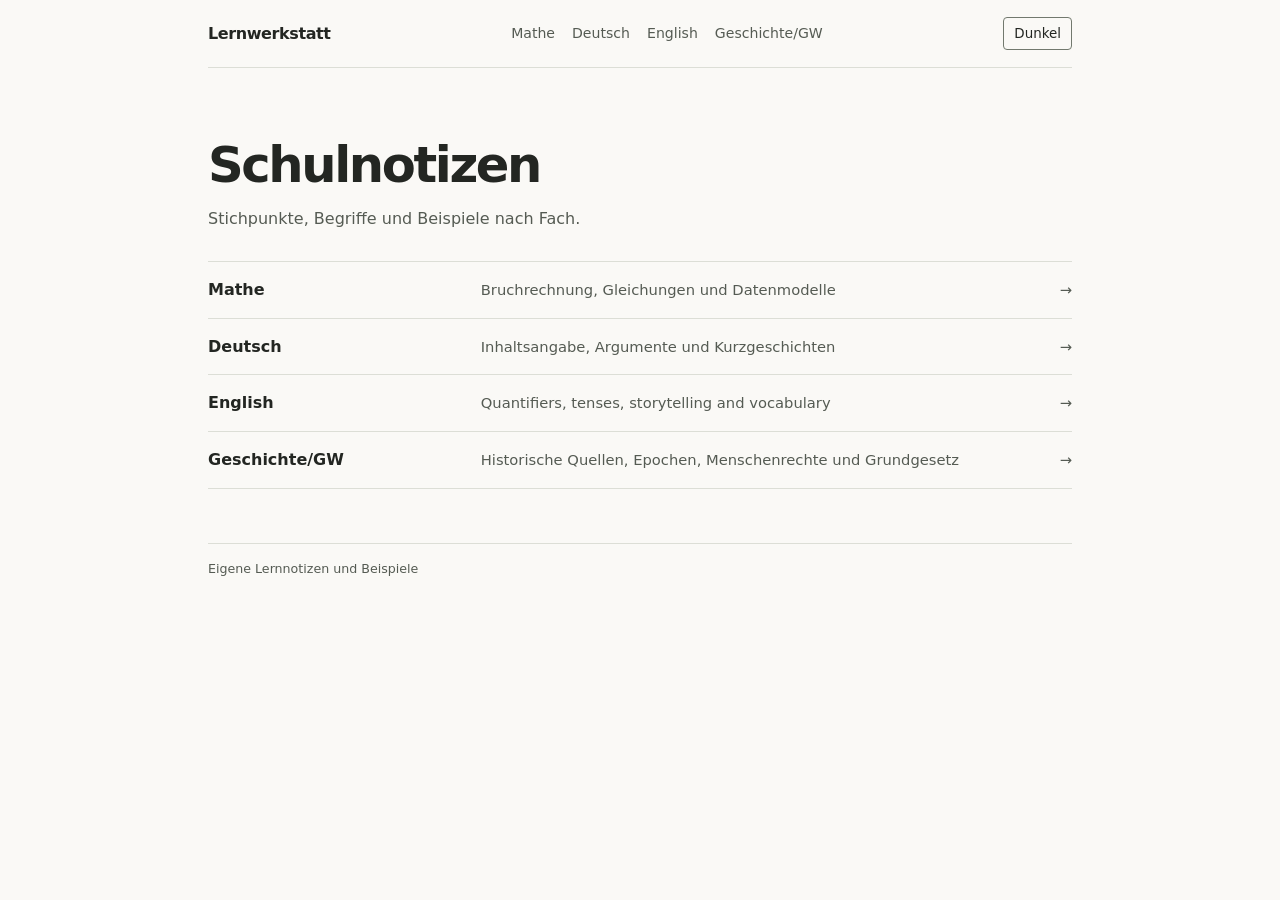
<file: index.html>
<!doctype html>
<html lang="de">
<head>
  <meta charset="utf-8">
  <meta name="viewport" content="width=device-width, initial-scale=1">
  <meta http-equiv="Content-Security-Policy" content="default-src 'none'; script-src 'self'; style-src 'self'; img-src 'self'; base-uri 'none'; form-action 'none'">
  <meta name="referrer" content="no-referrer">
  <meta name="color-scheme" content="light dark">
  <meta name="description" content="Lernwerkstatt: Schulnotizen">
  <title>Schulnotizen · Lernwerkstatt</title>
  <script src="assets/site.js"></script>
  <link rel="stylesheet" href="assets/site.css">
</head>
<body>
  <a class="skip" href="#inhalt">Zum Inhalt</a>
  <div class="site">
    <header class="topbar">
      <a class="brand" href="index.html" aria-current="page">Lernwerkstatt</a>
      <nav aria-label="Fächer">
          <a href="mathe/index.html">Mathe</a>
          <a href="deutsch/index.html">Deutsch</a>
          <a href="english/index.html" lang="en">English</a>
          <a href="geschichte/index.html">Geschichte/GW</a>
      </nav>
      <button class="theme-toggle" type="button" hidden></button>
    </header>
    <main id="inhalt" tabindex="-1">

      <h1>Schulnotizen</h1>
      <p class="lead">Stichpunkte, Begriffe und Beispiele nach Fach.</p>
      <ul class="subject-list">
<li><a class="subject-row" href="mathe/index.html"><strong>Mathe</strong><span class="subject-topic">Bruchrechnung, Gleichungen und Datenmodelle</span><span class="subject-arrow" aria-hidden="true">→</span></a></li>
<li><a class="subject-row" href="deutsch/index.html"><strong>Deutsch</strong><span class="subject-topic">Inhaltsangabe, Argumente und Kurzgeschichten</span><span class="subject-arrow" aria-hidden="true">→</span></a></li>
<li><a class="subject-row" href="english/index.html"><strong>English</strong><span class="subject-topic">Quantifiers, tenses, storytelling and vocabulary</span><span class="subject-arrow" aria-hidden="true">→</span></a></li>
<li><a class="subject-row" href="geschichte/index.html"><strong>Geschichte/GW</strong><span class="subject-topic">Historische Quellen, Epochen, Menschenrechte und Grundgesetz</span><span class="subject-arrow" aria-hidden="true">→</span></a></li>
</ul>
    </main>
    <footer>Eigene Lernnotizen und Beispiele</footer>
  </div>
</body>
</html>
</file>
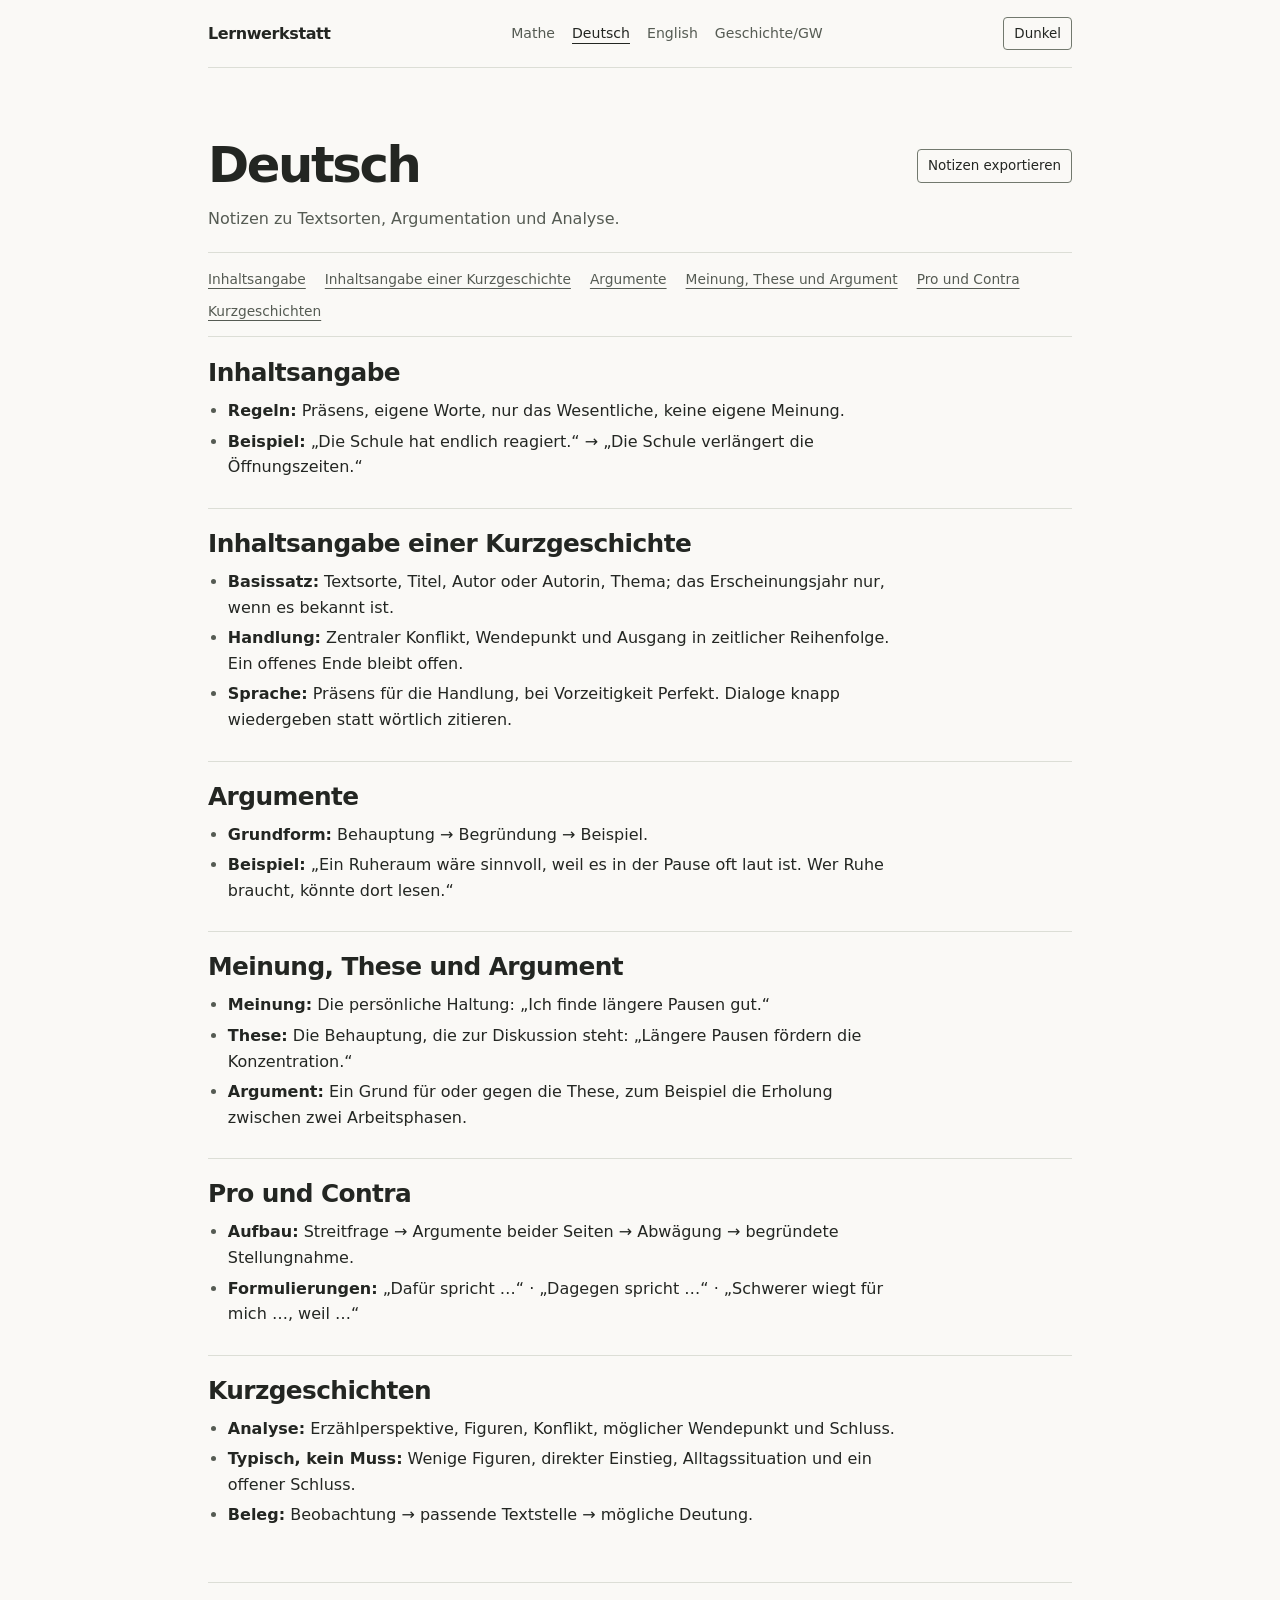
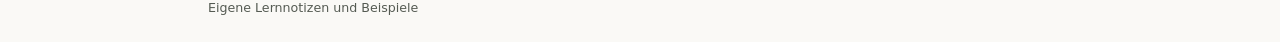
<file: deutsch/index.html>
<!doctype html>
<html lang="de">
<head>
  <meta charset="utf-8">
  <meta name="viewport" content="width=device-width, initial-scale=1">
  <meta http-equiv="Content-Security-Policy" content="default-src 'none'; script-src 'self'; style-src 'self'; img-src 'self'; base-uri 'none'; form-action 'none'">
  <meta name="referrer" content="no-referrer">
  <meta name="color-scheme" content="light dark">
  <meta name="description" content="Lernwerkstatt: Deutsch">
  <title>Deutsch · Lernwerkstatt</title>
  <script src="../assets/site.js"></script>
  <script src="../assets/notes-export.js" defer></script>
  <link rel="stylesheet" href="../assets/site.css">
</head>
<body>
  <a class="skip" href="#inhalt">Zum Inhalt</a>
  <div class="site">
    <header class="topbar">
      <a class="brand" href="../index.html">Lernwerkstatt</a>
      <nav aria-label="Fächer">
          <a href="../mathe/index.html">Mathe</a>
          <a href="../deutsch/index.html" aria-current="true">Deutsch</a>
          <a href="../english/index.html" lang="en">English</a>
          <a href="../geschichte/index.html">Geschichte/GW</a>
      </nav>
      <button class="theme-toggle" type="button" hidden></button>
    </header>
    <main id="inhalt" tabindex="-1">

      <header class="note-head">
        <div class="subject-title">
          <h1>Deutsch</h1>
          <button class="notes-export" type="button" data-notes-export="deutsch-notizen.md" hidden>Notizen exportieren</button>
        </div>
        <p class="lead">Notizen zu Textsorten, Argumentation und Analyse.</p>
      </header>
      <nav class="topic-index" aria-label="Themen"><ul><li><a href="#inhaltsangabe">Inhaltsangabe</a></li>
<li><a href="#kurzgeschichte-zusammenfassen">Inhaltsangabe einer Kurzgeschichte</a></li>
<li><a href="#argumente">Argumente</a></li>
<li><a href="#these-und-meinung">Meinung, These und Argument</a></li>
<li><a href="#pro-und-contra">Pro und Contra</a></li>
<li><a href="#kurzgeschichten">Kurzgeschichten</a></li></ul></nav>
      <section class="topic" id="inhaltsangabe"><h2>Inhaltsangabe</h2>
<ul class="note-list"><li><strong>Regeln:</strong> Präsens, eigene Worte, nur das Wesentliche, keine eigene Meinung.</li>
<li><strong>Beispiel:</strong> „Die Schule hat endlich reagiert.“ → „Die Schule verlängert die Öffnungszeiten.“</li></ul></section><section class="topic" id="kurzgeschichte-zusammenfassen"><h2>Inhaltsangabe einer Kurzgeschichte</h2>
<ul class="note-list"><li><strong>Basissatz:</strong> Textsorte, Titel, Autor oder Autorin, Thema; das Erscheinungsjahr nur, wenn es bekannt ist.</li>
<li><strong>Handlung:</strong> Zentraler Konflikt, Wendepunkt und Ausgang in zeitlicher Reihenfolge. Ein offenes Ende bleibt offen.</li>
<li><strong>Sprache:</strong> Präsens für die Handlung, bei Vorzeitigkeit Perfekt. Dialoge knapp wiedergeben statt wörtlich zitieren.</li></ul></section><section class="topic" id="argumente"><h2>Argumente</h2>
<ul class="note-list"><li><strong>Grundform:</strong> Behauptung → Begründung → Beispiel.</li>
<li><strong>Beispiel:</strong> „Ein Ruheraum wäre sinnvoll, weil es in der Pause oft laut ist. Wer Ruhe braucht, könnte dort lesen.“</li></ul></section><section class="topic" id="these-und-meinung"><h2>Meinung, These und Argument</h2>
<ul class="note-list"><li><strong>Meinung:</strong> Die persönliche Haltung: „Ich finde längere Pausen gut.“</li>
<li><strong>These:</strong> Die Behauptung, die zur Diskussion steht: „Längere Pausen fördern die Konzentration.“</li>
<li><strong>Argument:</strong> Ein Grund für oder gegen die These, zum Beispiel die Erholung zwischen zwei Arbeitsphasen.</li></ul></section><section class="topic" id="pro-und-contra"><h2>Pro und Contra</h2>
<ul class="note-list"><li><strong>Aufbau:</strong> Streitfrage → Argumente beider Seiten → Abwägung → begründete Stellungnahme.</li>
<li><strong>Formulierungen:</strong> „Dafür spricht …“ · „Dagegen spricht …“ · „Schwerer wiegt für mich …, weil …“</li></ul></section><section class="topic" id="kurzgeschichten"><h2>Kurzgeschichten</h2>
<ul class="note-list"><li><strong>Analyse:</strong> Erzählperspektive, Figuren, Konflikt, möglicher Wendepunkt und Schluss.</li>
<li><strong>Typisch, kein Muss:</strong> Wenige Figuren, direkter Einstieg, Alltagssituation und ein offener Schluss.</li>
<li><strong>Beleg:</strong> Beobachtung → passende Textstelle → mögliche Deutung.</li></ul></section>
    </main>
    <footer>Eigene Lernnotizen und Beispiele</footer>
  </div>
</body>
</html>
</file>
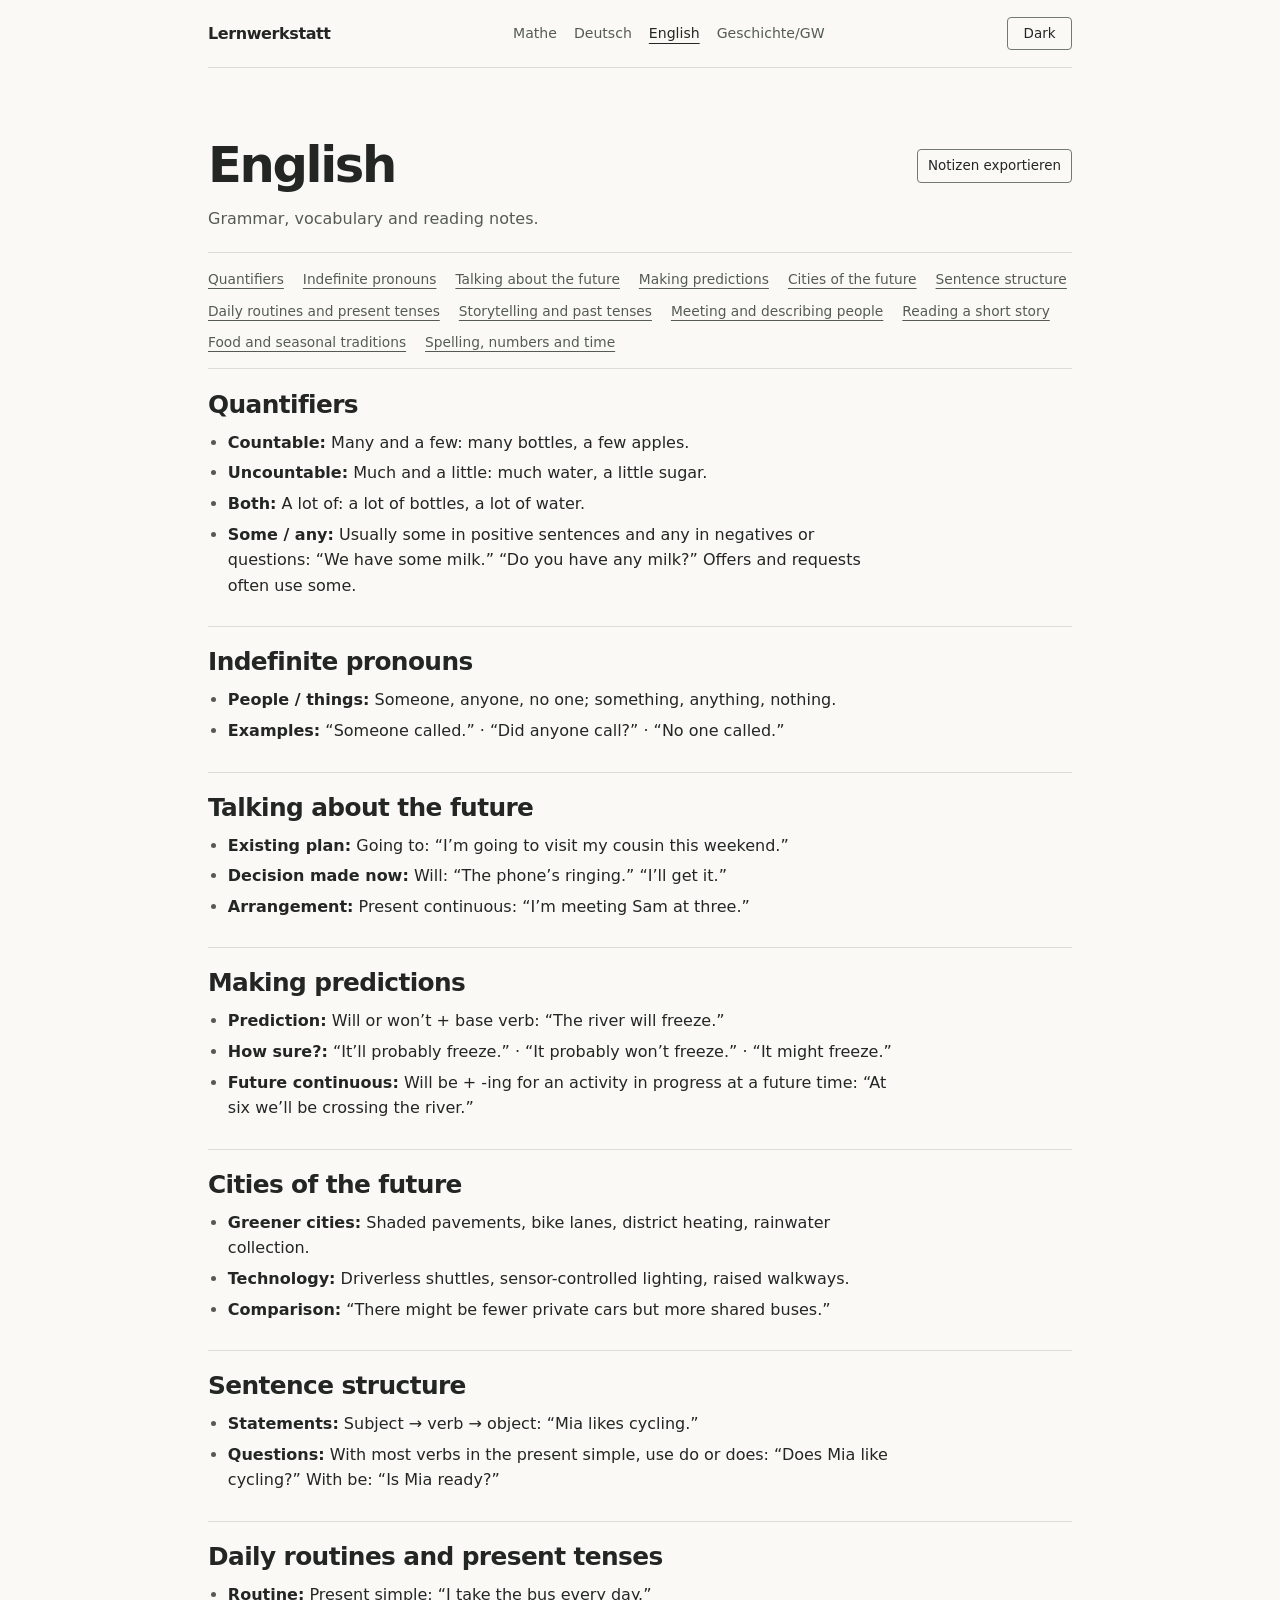
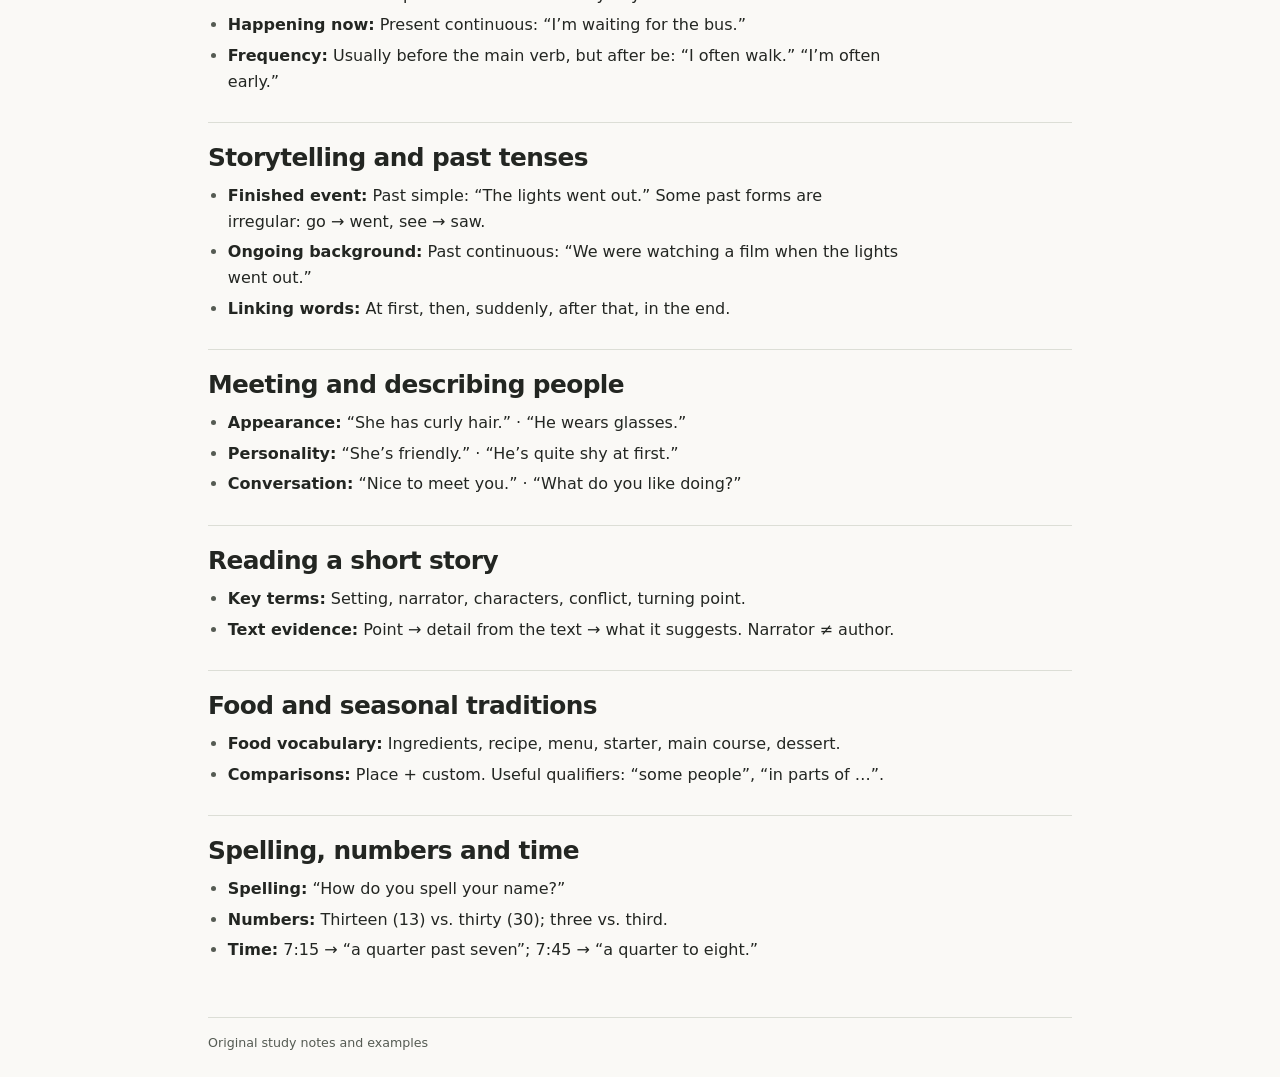
<file: english/index.html>
<!doctype html>
<html lang="en">
<head>
  <meta charset="utf-8">
  <meta name="viewport" content="width=device-width, initial-scale=1">
  <meta http-equiv="Content-Security-Policy" content="default-src 'none'; script-src 'self'; style-src 'self'; img-src 'self'; base-uri 'none'; form-action 'none'">
  <meta name="referrer" content="no-referrer">
  <meta name="color-scheme" content="light dark">
  <meta name="description" content="Lernwerkstatt: English">
  <title>English · Lernwerkstatt</title>
  <script src="../assets/site.js"></script>
  <script src="../assets/notes-export.js" defer></script>
  <link rel="stylesheet" href="../assets/site.css">
</head>
<body>
  <a class="skip" href="#inhalt">Skip to content</a>
  <div class="site">
    <header class="topbar">
      <a class="brand" href="../index.html">Lernwerkstatt</a>
      <nav aria-label="Subjects">
          <a href="../mathe/index.html">Mathe</a>
          <a href="../deutsch/index.html">Deutsch</a>
          <a href="../english/index.html" aria-current="true" lang="en">English</a>
          <a href="../geschichte/index.html">Geschichte/GW</a>
      </nav>
      <button class="theme-toggle" type="button" hidden></button>
    </header>
    <main id="inhalt" tabindex="-1">

      <header class="note-head">
        <div class="subject-title">
          <h1>English</h1>
          <button class="notes-export" type="button" data-notes-export="english-notizen.md" lang="de" hidden>Notizen exportieren</button>
        </div>
        <p class="lead">Grammar, vocabulary and reading notes.</p>
      </header>
      <nav class="topic-index" aria-label="Topics"><ul><li><a href="#quantifiers">Quantifiers</a></li>
<li><a href="#indefinite-pronouns">Indefinite pronouns</a></li>
<li><a href="#future">Talking about the future</a></li>
<li><a href="#predictions">Making predictions</a></li>
<li><a href="#future-cities">Cities of the future</a></li>
<li><a href="#sentence-structure">Sentence structure</a></li>
<li><a href="#daily-routines">Daily routines and present tenses</a></li>
<li><a href="#storytelling">Storytelling and past tenses</a></li>
<li><a href="#describing-people">Meeting and describing people</a></li>
<li><a href="#short-stories">Reading a short story</a></li>
<li><a href="#food-and-traditions">Food and seasonal traditions</a></li>
<li><a href="#basics">Spelling, numbers and time</a></li></ul></nav>
      <section class="topic" id="quantifiers"><h2>Quantifiers</h2>
<ul class="note-list"><li><strong>Countable:</strong> Many and a few: many bottles, a few apples.</li>
<li><strong>Uncountable:</strong> Much and a little: much water, a little sugar.</li>
<li><strong>Both:</strong> A lot of: a lot of bottles, a lot of water.</li>
<li><strong>Some / any:</strong> Usually some in positive sentences and any in negatives or questions: “We have some milk.” “Do you have any milk?” Offers and requests often use some.</li></ul></section><section class="topic" id="indefinite-pronouns"><h2>Indefinite pronouns</h2>
<ul class="note-list"><li><strong>People / things:</strong> Someone, anyone, no one; something, anything, nothing.</li>
<li><strong>Examples:</strong> “Someone called.” · “Did anyone call?” · “No one called.”</li></ul></section><section class="topic" id="future"><h2>Talking about the future</h2>
<ul class="note-list"><li><strong>Existing plan:</strong> Going to: “I’m going to visit my cousin this weekend.”</li>
<li><strong>Decision made now:</strong> Will: “The phone’s ringing.” “I’ll get it.”</li>
<li><strong>Arrangement:</strong> Present continuous: “I’m meeting Sam at three.”</li></ul></section><section class="topic" id="predictions"><h2>Making predictions</h2>
<ul class="note-list"><li><strong>Prediction:</strong> Will or won’t + base verb: “The river will freeze.”</li>
<li><strong>How sure?:</strong> “It’ll probably freeze.” · “It probably won’t freeze.” · “It might freeze.”</li>
<li><strong>Future continuous:</strong> Will be + -ing for an activity in progress at a future time: “At six we’ll be crossing the river.”</li></ul></section><section class="topic" id="future-cities"><h2>Cities of the future</h2>
<ul class="note-list"><li><strong>Greener cities:</strong> Shaded pavements, bike lanes, district heating, rainwater collection.</li>
<li><strong>Technology:</strong> Driverless shuttles, sensor-controlled lighting, raised walkways.</li>
<li><strong>Comparison:</strong> “There might be fewer private cars but more shared buses.”</li></ul></section><section class="topic" id="sentence-structure"><h2>Sentence structure</h2>
<ul class="note-list"><li><strong>Statements:</strong> Subject → verb → object: “Mia likes cycling.”</li>
<li><strong>Questions:</strong> With most verbs in the present simple, use do or does: “Does Mia like cycling?” With be: “Is Mia ready?”</li></ul></section><section class="topic" id="daily-routines"><h2>Daily routines and present tenses</h2>
<ul class="note-list"><li><strong>Routine:</strong> Present simple: “I take the bus every day.”</li>
<li><strong>Happening now:</strong> Present continuous: “I’m waiting for the bus.”</li>
<li><strong>Frequency:</strong> Usually before the main verb, but after be: “I often walk.” “I’m often early.”</li></ul></section><section class="topic" id="storytelling"><h2>Storytelling and past tenses</h2>
<ul class="note-list"><li><strong>Finished event:</strong> Past simple: “The lights went out.” Some past forms are irregular: go → went, see → saw.</li>
<li><strong>Ongoing background:</strong> Past continuous: “We were watching a film when the lights went out.”</li>
<li><strong>Linking words:</strong> At first, then, suddenly, after that, in the end.</li></ul></section><section class="topic" id="describing-people"><h2>Meeting and describing people</h2>
<ul class="note-list"><li><strong>Appearance:</strong> “She has curly hair.” · “He wears glasses.”</li>
<li><strong>Personality:</strong> “She’s friendly.” · “He’s quite shy at first.”</li>
<li><strong>Conversation:</strong> “Nice to meet you.” · “What do you like doing?”</li></ul></section><section class="topic" id="short-stories"><h2>Reading a short story</h2>
<ul class="note-list"><li><strong>Key terms:</strong> Setting, narrator, characters, conflict, turning point.</li>
<li><strong>Text evidence:</strong> Point → detail from the text → what it suggests. Narrator ≠ author.</li></ul></section><section class="topic" id="food-and-traditions"><h2>Food and seasonal traditions</h2>
<ul class="note-list"><li><strong>Food vocabulary:</strong> Ingredients, recipe, menu, starter, main course, dessert.</li>
<li><strong>Comparisons:</strong> Place + custom. Useful qualifiers: “some people”, “in parts of …”.</li></ul></section><section class="topic" id="basics"><h2>Spelling, numbers and time</h2>
<ul class="note-list"><li><strong>Spelling:</strong> “How do you spell your name?”</li>
<li><strong>Numbers:</strong> Thirteen (13) vs. thirty (30); three vs. third.</li>
<li><strong>Time:</strong> 7:15 → “a quarter past seven”; 7:45 → “a quarter to eight.”</li></ul></section>
    </main>
    <footer>Original study notes and examples</footer>
  </div>
</body>
</html>
</file>
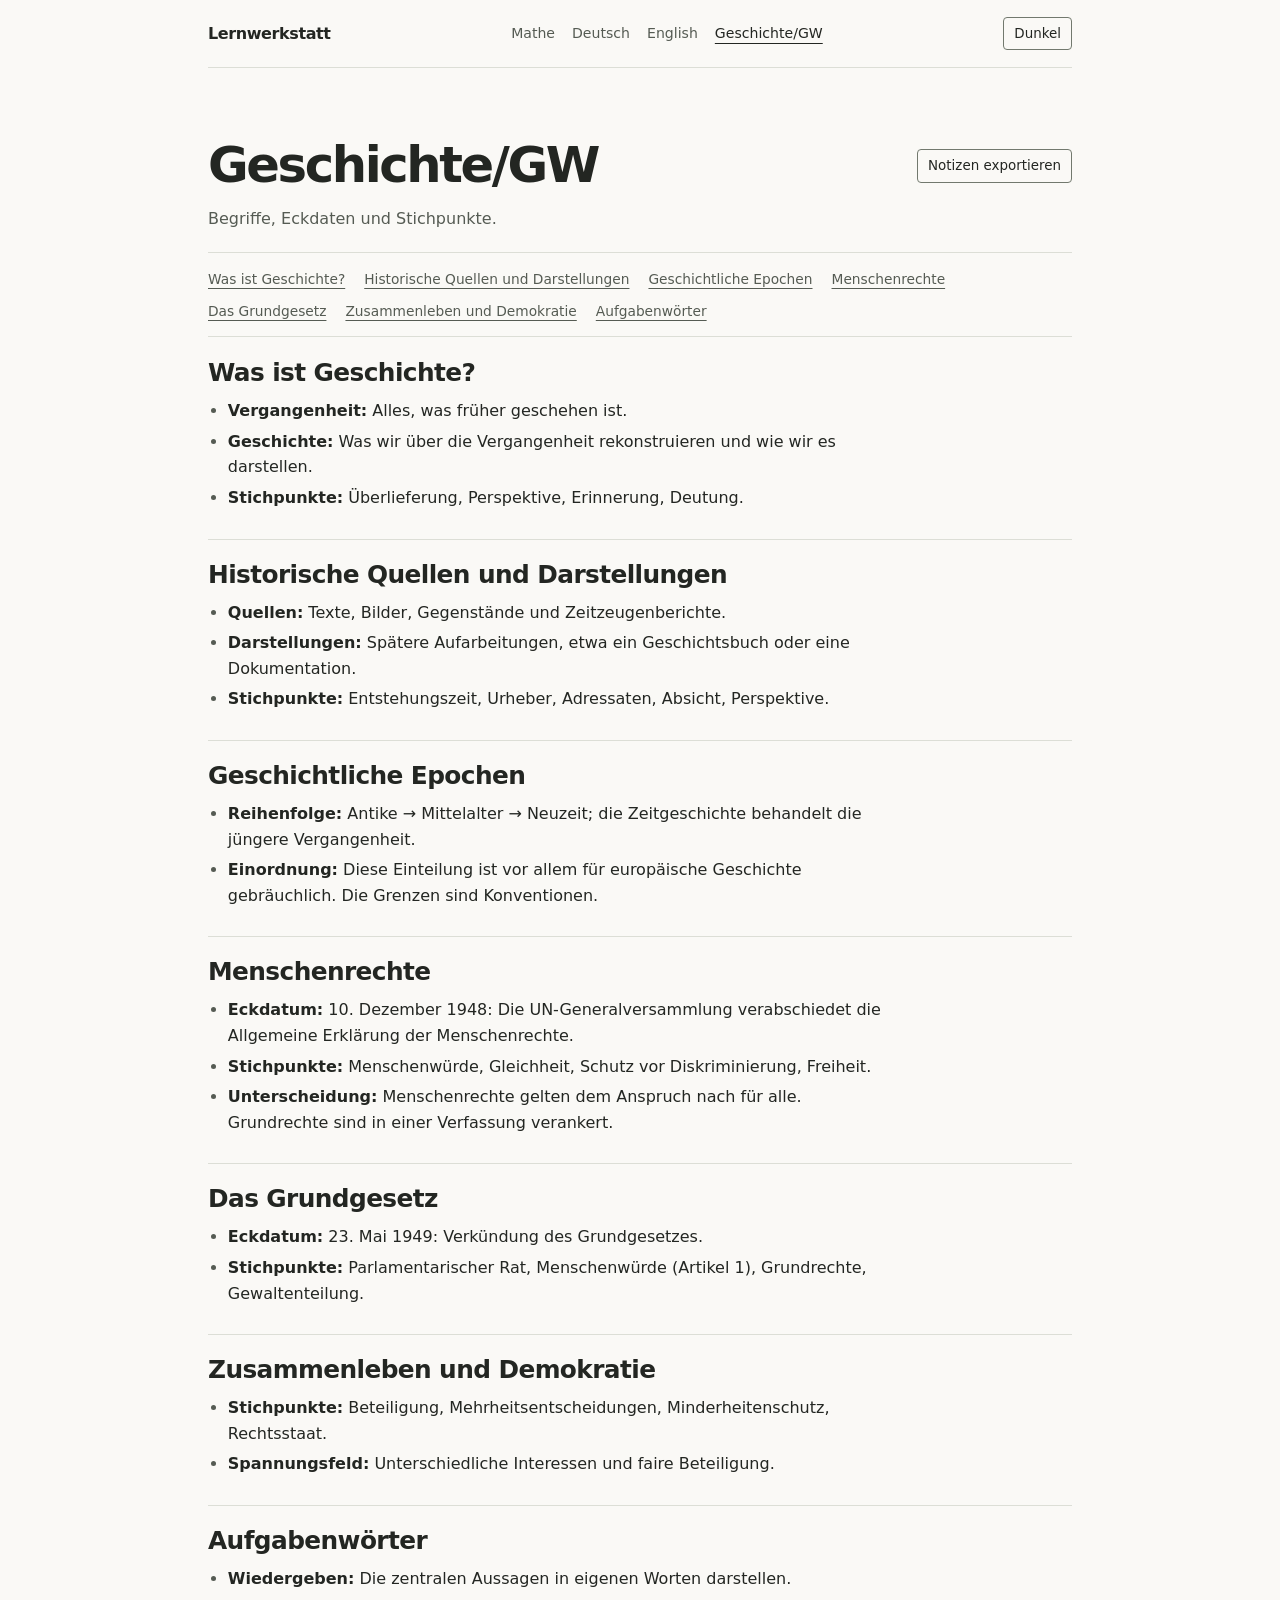
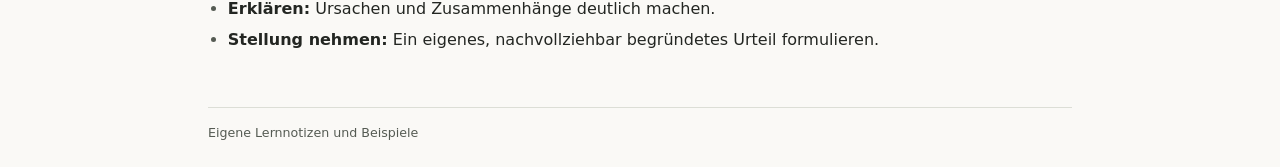
<file: geschichte/index.html>
<!doctype html>
<html lang="de">
<head>
  <meta charset="utf-8">
  <meta name="viewport" content="width=device-width, initial-scale=1">
  <meta http-equiv="Content-Security-Policy" content="default-src 'none'; script-src 'self'; style-src 'self'; img-src 'self'; base-uri 'none'; form-action 'none'">
  <meta name="referrer" content="no-referrer">
  <meta name="color-scheme" content="light dark">
  <meta name="description" content="Lernwerkstatt: Geschichte/GW">
  <title>Geschichte/GW · Lernwerkstatt</title>
  <script src="../assets/site.js"></script>
  <script src="../assets/notes-export.js" defer></script>
  <link rel="stylesheet" href="../assets/site.css">
</head>
<body>
  <a class="skip" href="#inhalt">Zum Inhalt</a>
  <div class="site">
    <header class="topbar">
      <a class="brand" href="../index.html">Lernwerkstatt</a>
      <nav aria-label="Fächer">
          <a href="../mathe/index.html">Mathe</a>
          <a href="../deutsch/index.html">Deutsch</a>
          <a href="../english/index.html" lang="en">English</a>
          <a href="../geschichte/index.html" aria-current="true">Geschichte/GW</a>
      </nav>
      <button class="theme-toggle" type="button" hidden></button>
    </header>
    <main id="inhalt" tabindex="-1">

      <header class="note-head">
        <div class="subject-title">
          <h1>Geschichte/GW</h1>
          <button class="notes-export" type="button" data-notes-export="geschichte-notizen.md" hidden>Notizen exportieren</button>
        </div>
        <p class="lead">Begriffe, Eckdaten und Stichpunkte.</p>
      </header>
      <nav class="topic-index" aria-label="Themen"><ul><li><a href="#was-ist-geschichte">Was ist Geschichte?</a></li>
<li><a href="#historische-quellen">Historische Quellen und Darstellungen</a></li>
<li><a href="#epochen">Geschichtliche Epochen</a></li>
<li><a href="#menschenrechte">Menschenrechte</a></li>
<li><a href="#grundgesetz">Das Grundgesetz</a></li>
<li><a href="#zusammenleben">Zusammenleben und Demokratie</a></li>
<li><a href="#aufgabenwoerter">Aufgabenwörter</a></li></ul></nav>
      <section class="topic" id="was-ist-geschichte"><h2>Was ist Geschichte?</h2>
<ul class="note-list"><li><strong>Vergangenheit:</strong> Alles, was früher geschehen ist.</li>
<li><strong>Geschichte:</strong> Was wir über die Vergangenheit rekonstruieren und wie wir es darstellen.</li>
<li><strong>Stichpunkte:</strong> Überlieferung, Perspektive, Erinnerung, Deutung.</li></ul></section><section class="topic" id="historische-quellen"><h2>Historische Quellen und Darstellungen</h2>
<ul class="note-list"><li><strong>Quellen:</strong> Texte, Bilder, Gegenstände und Zeitzeugenberichte.</li>
<li><strong>Darstellungen:</strong> Spätere Aufarbeitungen, etwa ein Geschichtsbuch oder eine Dokumentation.</li>
<li><strong>Stichpunkte:</strong> Entstehungszeit, Urheber, Adressaten, Absicht, Perspektive.</li></ul></section><section class="topic" id="epochen"><h2>Geschichtliche Epochen</h2>
<ul class="note-list"><li><strong>Reihenfolge:</strong> Antike → Mittelalter → Neuzeit; die Zeitgeschichte behandelt die jüngere Vergangenheit.</li>
<li><strong>Einordnung:</strong> Diese Einteilung ist vor allem für europäische Geschichte gebräuchlich. Die Grenzen sind Konventionen.</li></ul></section><section class="topic" id="menschenrechte"><h2>Menschenrechte</h2>
<ul class="note-list"><li><strong>Eckdatum:</strong> 10. Dezember 1948: Die UN-Generalversammlung verabschiedet die Allgemeine Erklärung der Menschenrechte.</li>
<li><strong>Stichpunkte:</strong> Menschenwürde, Gleichheit, Schutz vor Diskriminierung, Freiheit.</li>
<li><strong>Unterscheidung:</strong> Menschenrechte gelten dem Anspruch nach für alle. Grundrechte sind in einer Verfassung verankert.</li></ul></section><section class="topic" id="grundgesetz"><h2>Das Grundgesetz</h2>
<ul class="note-list"><li><strong>Eckdatum:</strong> 23. Mai 1949: Verkündung des Grundgesetzes.</li>
<li><strong>Stichpunkte:</strong> Parlamentarischer Rat, Menschenwürde (Artikel 1), Grundrechte, Gewaltenteilung.</li></ul></section><section class="topic" id="zusammenleben"><h2>Zusammenleben und Demokratie</h2>
<ul class="note-list"><li><strong>Stichpunkte:</strong> Beteiligung, Mehrheitsentscheidungen, Minderheitenschutz, Rechtsstaat.</li>
<li><strong>Spannungsfeld:</strong> Unterschiedliche Interessen und faire Beteiligung.</li></ul></section><section class="topic" id="aufgabenwoerter"><h2>Aufgabenwörter</h2>
<ul class="note-list"><li><strong>Wiedergeben:</strong> Die zentralen Aussagen in eigenen Worten darstellen.</li>
<li><strong>Erklären:</strong> Ursachen und Zusammenhänge deutlich machen.</li>
<li><strong>Stellung nehmen:</strong> Ein eigenes, nachvollziehbar begründetes Urteil formulieren.</li></ul></section>
    </main>
    <footer>Eigene Lernnotizen und Beispiele</footer>
  </div>
</body>
</html>
</file>
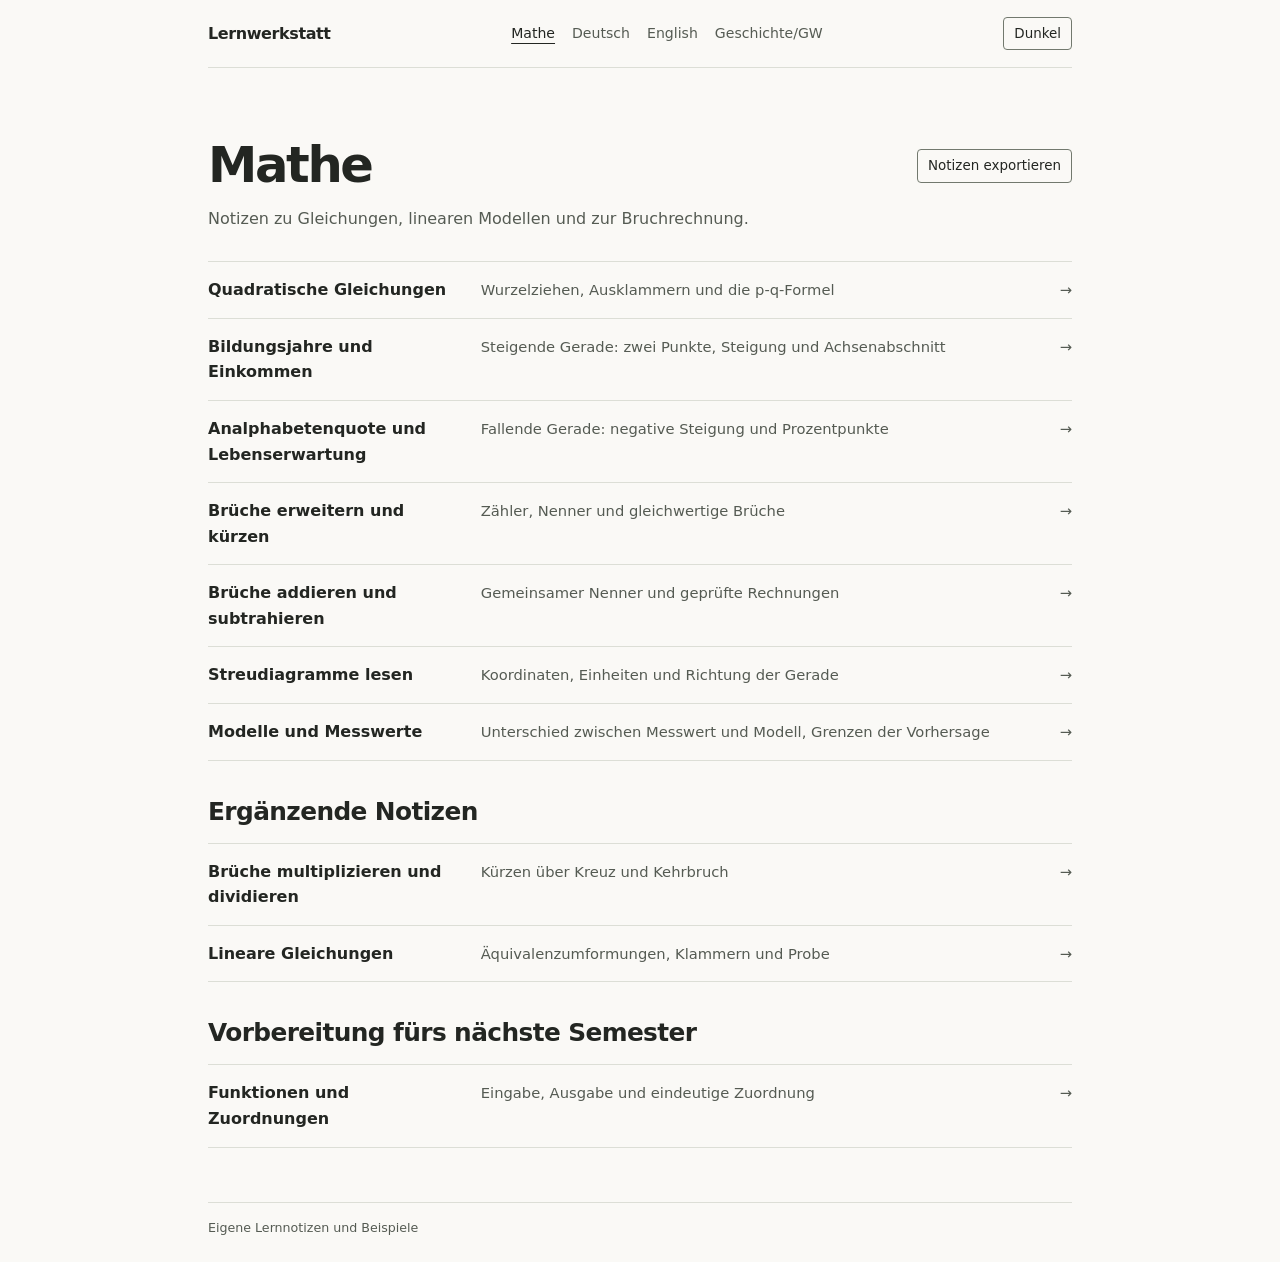
<file: mathe/index.html>
<!doctype html>
<html lang="de">
<head>
  <meta charset="utf-8">
  <meta name="viewport" content="width=device-width, initial-scale=1">
  <meta http-equiv="Content-Security-Policy" content="default-src 'none'; script-src 'self'; style-src 'self'; img-src 'self'; connect-src 'self'; base-uri 'none'; form-action 'none'">
  <meta name="referrer" content="no-referrer">
  <meta name="color-scheme" content="light dark">
  <meta name="description" content="Lernwerkstatt: Mathe">
  <title>Mathe · Lernwerkstatt</title>
  <script src="../assets/site.js"></script>
  <script src="../assets/notes-export.js" defer></script>
  <link rel="stylesheet" href="../assets/site.css">
</head>
<body>
  <a class="skip" href="#inhalt">Zum Inhalt</a>
  <div class="site">
    <header class="topbar">
      <a class="brand" href="../index.html">Lernwerkstatt</a>
      <nav aria-label="Fächer">
          <a href="../mathe/index.html" aria-current="true">Mathe</a>
          <a href="../deutsch/index.html">Deutsch</a>
          <a href="../english/index.html" lang="en">English</a>
          <a href="../geschichte/index.html">Geschichte/GW</a>
      </nav>
      <button class="theme-toggle" type="button" hidden></button>
    </header>
    <main id="inhalt" tabindex="-1">

      <div class="subject-title">
        <h1>Mathe</h1>
        <button class="notes-export" type="button" data-notes-export="mathe-notizen.md" hidden>Notizen exportieren</button>
      </div>
      <p class="lead">Notizen zu Gleichungen, linearen Modellen und zur Bruchrechnung.</p>
      <ul class="subject-list">
<li><a class="subject-row" href="quadratische-gleichungen/index.html"><strong>Quadratische Gleichungen</strong><span class="subject-topic">Wurzelziehen, Ausklammern und die p-q-Formel</span><span class="subject-arrow" aria-hidden="true">→</span></a></li>
<li><a class="subject-row" href="lineare-modelle/index.html"><strong>Bildungsjahre und Einkommen</strong><span class="subject-topic">Steigende Gerade: zwei Punkte, Steigung und Achsenabschnitt</span><span class="subject-arrow" aria-hidden="true">→</span></a></li>
<li><a class="subject-row" href="lebenserwartung/index.html"><strong>Analphabetenquote und Lebenserwartung</strong><span class="subject-topic">Fallende Gerade: negative Steigung und Prozentpunkte</span><span class="subject-arrow" aria-hidden="true">→</span></a></li>
<li><a class="subject-row" href="brueche-erweitern-und-kuerzen/index.html"><strong>Brüche erweitern und kürzen</strong><span class="subject-topic">Zähler, Nenner und gleichwertige Brüche</span><span class="subject-arrow" aria-hidden="true">→</span></a></li>
<li><a class="subject-row" href="brueche-addieren-und-subtrahieren/index.html"><strong>Brüche addieren und subtrahieren</strong><span class="subject-topic">Gemeinsamer Nenner und geprüfte Rechnungen</span><span class="subject-arrow" aria-hidden="true">→</span></a></li>
<li><a class="subject-row" href="daten-lesen/index.html"><strong>Streudiagramme lesen</strong><span class="subject-topic">Koordinaten, Einheiten und Richtung der Gerade</span><span class="subject-arrow" aria-hidden="true">→</span></a></li>
<li><a class="subject-row" href="modelle-pruefen/index.html"><strong>Modelle und Messwerte</strong><span class="subject-topic">Unterschied zwischen Messwert und Modell, Grenzen der Vorhersage</span><span class="subject-arrow" aria-hidden="true">→</span></a></li>
</ul>

      <section class="index-section">
        <h2>Ergänzende Notizen</h2>
        <ul class="subject-list">
<li><a class="subject-row" href="brueche-multiplizieren-und-dividieren/index.html"><strong>Brüche multiplizieren und dividieren</strong><span class="subject-topic">Kürzen über Kreuz und Kehrbruch</span><span class="subject-arrow" aria-hidden="true">→</span></a></li>
<li><a class="subject-row" href="gleichungen-loesen/index.html"><strong>Lineare Gleichungen</strong><span class="subject-topic">Äquivalenzumformungen, Klammern und Probe</span><span class="subject-arrow" aria-hidden="true">→</span></a></li>
</ul>
      </section>
      <section class="index-section">
        <h2>Vorbereitung fürs nächste Semester</h2>
        <ul class="subject-list">
<li><a class="subject-row" href="funktionen-und-zuordnungen/index.html"><strong>Funktionen und Zuordnungen</strong><span class="subject-topic">Eingabe, Ausgabe und eindeutige Zuordnung</span><span class="subject-arrow" aria-hidden="true">→</span></a></li>
</ul>
      </section>
    </main>
    <footer>Eigene Lernnotizen und Beispiele</footer>
  </div>
</body>
</html>
</file>
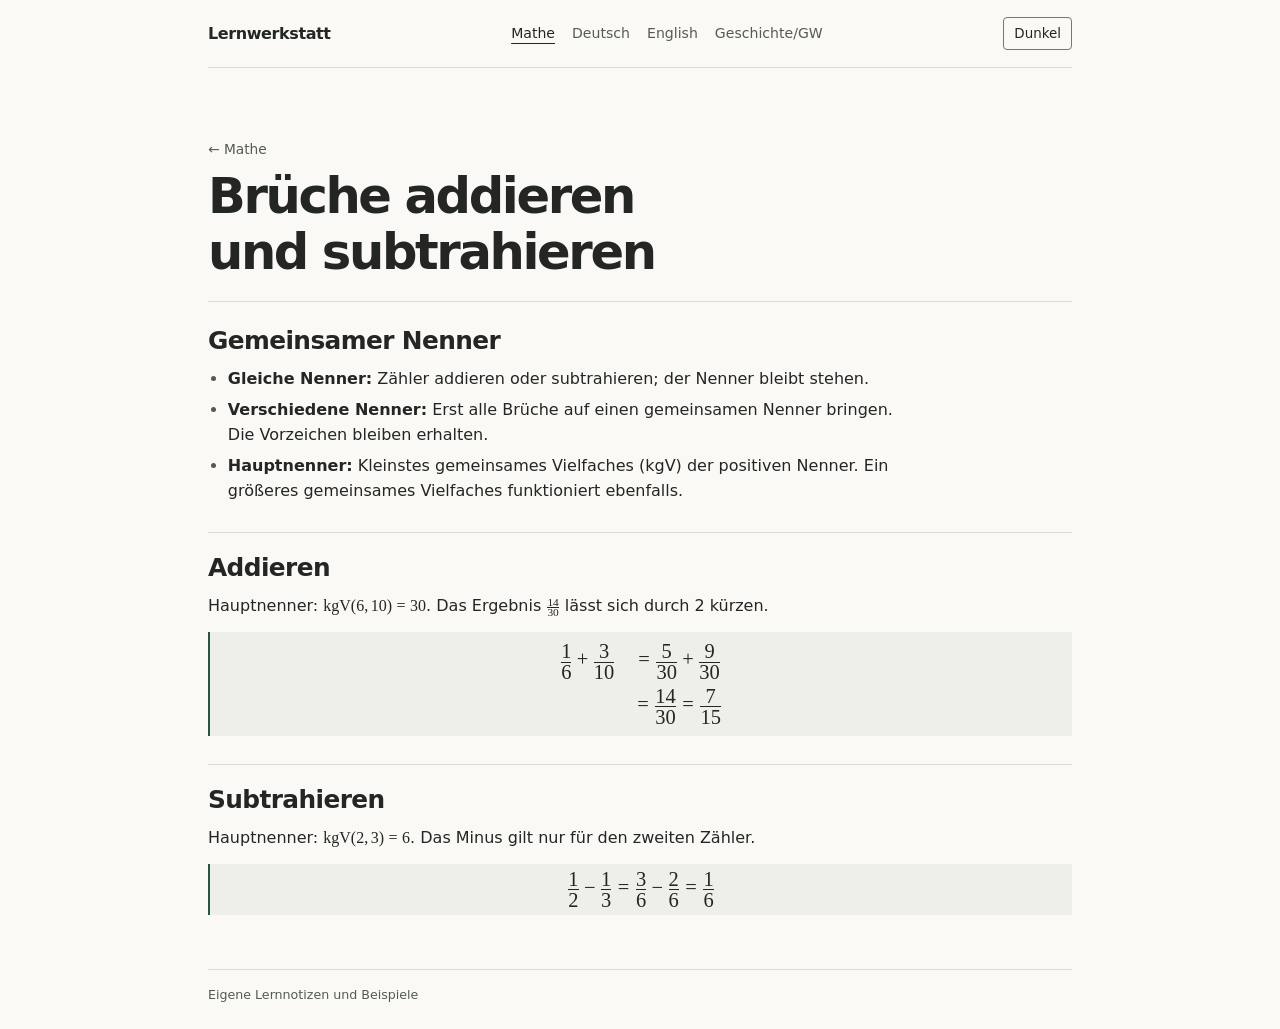
<file: mathe/brueche-addieren-und-subtrahieren/index.html>
<!doctype html>
<html lang="de">
<head>
  <meta charset="utf-8">
  <meta name="viewport" content="width=device-width, initial-scale=1">
  <meta http-equiv="Content-Security-Policy" content="default-src 'none'; script-src 'self'; style-src 'self'; img-src 'self'; base-uri 'none'; form-action 'none'">
  <meta name="referrer" content="no-referrer">
  <meta name="color-scheme" content="light dark">
  <meta name="description" content="Lernwerkstatt: Brüche addieren und subtrahieren">
  <title>Brüche addieren und subtrahieren · Lernwerkstatt</title>
  <script src="../../assets/site.js"></script>
  <link rel="stylesheet" href="../../assets/site.css">
</head>
<body>
  <a class="skip" href="#inhalt">Zum Inhalt</a>
  <div class="site">
    <header class="topbar">
      <a class="brand" href="../../index.html">Lernwerkstatt</a>
      <nav aria-label="Fächer">
          <a href="../../mathe/index.html" aria-current="true">Mathe</a>
          <a href="../../deutsch/index.html">Deutsch</a>
          <a href="../../english/index.html" lang="en">English</a>
          <a href="../../geschichte/index.html">Geschichte/GW</a>
      </nav>
      <button class="theme-toggle" type="button" hidden></button>
    </header>
    <main id="inhalt" tabindex="-1">

      <article class="math-note">
        <header class="note-head">
          <p class="note-label"><a href="../index.html">← Mathe</a></p>
          <h1>Brüche addieren und subtrahieren</h1>
        </header>
        <section>
          <h2>Gemeinsamer Nenner</h2>
          <ul class="note-list">
            <li><strong>Gleiche Nenner:</strong> Zähler addieren oder subtrahieren; der Nenner bleibt stehen.</li>
            <li><strong>Verschiedene Nenner:</strong> Erst alle Brüche auf einen gemeinsamen Nenner bringen. Die Vorzeichen bleiben erhalten.</li>
            <li><strong>Hauptnenner:</strong> Kleinstes gemeinsames Vielfaches (kgV) der positiven Nenner. Ein größeres gemeinsames Vielfaches funktioniert ebenfalls.</li>
          </ul>
        </section>
        <section>
          <h2>Addieren</h2>
          <p>Hauptnenner: <math><semantics>
            <mrow><mi mathvariant="normal">kgV</mi><mo>⁡</mo><mo stretchy="false">(</mo><mn>6</mn><mo separator="true">,</mo><mn>10</mn><mo stretchy="false">)</mo><mo>=</mo><mn>30</mn></mrow>
            <annotation encoding="application/x-tex">\operatorname{kgV}(6,10)=30</annotation>
          </semantics></math>. Das Ergebnis <math><semantics>
            <mrow><mfrac><mn>14</mn><mn>30</mn></mfrac></mrow>
            <annotation encoding="application/x-tex">\frac{14}{30}</annotation>
          </semantics></math> lässt sich durch 2 kürzen.</p>
          <p class="formula">
            <math display="block"><semantics>
              <mtable rowspacing="0.25em" columnalign="right left" columnspacing="0em">
                <mtr><mtd><mstyle scriptlevel="0" displaystyle="true"><mrow><mfrac><mn>1</mn><mn>6</mn></mfrac><mo>+</mo><mfrac><mn>3</mn><mn>10</mn></mfrac></mrow></mstyle></mtd><mtd><mstyle scriptlevel="0" displaystyle="true"><mrow><mrow></mrow><mo>=</mo><mfrac><mn>5</mn><mn>30</mn></mfrac><mo>+</mo><mfrac><mn>9</mn><mn>30</mn></mfrac></mrow></mstyle></mtd></mtr>
                <mtr><mtd><mstyle scriptlevel="0" displaystyle="true"><mrow></mrow></mstyle></mtd><mtd><mstyle scriptlevel="0" displaystyle="true"><mrow><mrow></mrow><mo>=</mo><mfrac><mn>14</mn><mn>30</mn></mfrac><mo>=</mo><mfrac><mn>7</mn><mn>15</mn></mfrac></mrow></mstyle></mtd></mtr>
              </mtable>
              <annotation encoding="application/x-tex">\begin{aligned}
                \frac{1}{6}+\frac{3}{10}&amp;=\frac{5}{30}+\frac{9}{30}\\
                &amp;=\frac{14}{30}=\frac{7}{15}
              \end{aligned}</annotation>
            </semantics></math>
          </p>
        </section>
        <section>
          <h2>Subtrahieren</h2>
          <p>Hauptnenner: <math><semantics>
            <mrow><mi mathvariant="normal">kgV</mi><mo>⁡</mo><mo stretchy="false">(</mo><mn>2</mn><mo separator="true">,</mo><mn>3</mn><mo stretchy="false">)</mo><mo>=</mo><mn>6</mn></mrow>
            <annotation encoding="application/x-tex">\operatorname{kgV}(2,3)=6</annotation>
          </semantics></math>. Das Minus gilt nur für den zweiten Zähler.</p>
          <p class="formula">
            <math display="block"><semantics>
              <mrow><mfrac><mn>1</mn><mn>2</mn></mfrac><mo>−</mo><mfrac><mn>1</mn><mn>3</mn></mfrac><mo>=</mo><mfrac><mn>3</mn><mn>6</mn></mfrac><mo>−</mo><mfrac><mn>2</mn><mn>6</mn></mfrac><mo>=</mo><mfrac><mn>1</mn><mn>6</mn></mfrac></mrow>
              <annotation encoding="application/x-tex">\frac{1}{2}-\frac{1}{3}=\frac{3}{6}-\frac{2}{6}=\frac{1}{6}</annotation>
            </semantics></math>
          </p>
        </section>

      </article>
    </main>
    <footer>Eigene Lernnotizen und Beispiele</footer>
  </div>
</body>
</html>
</file>
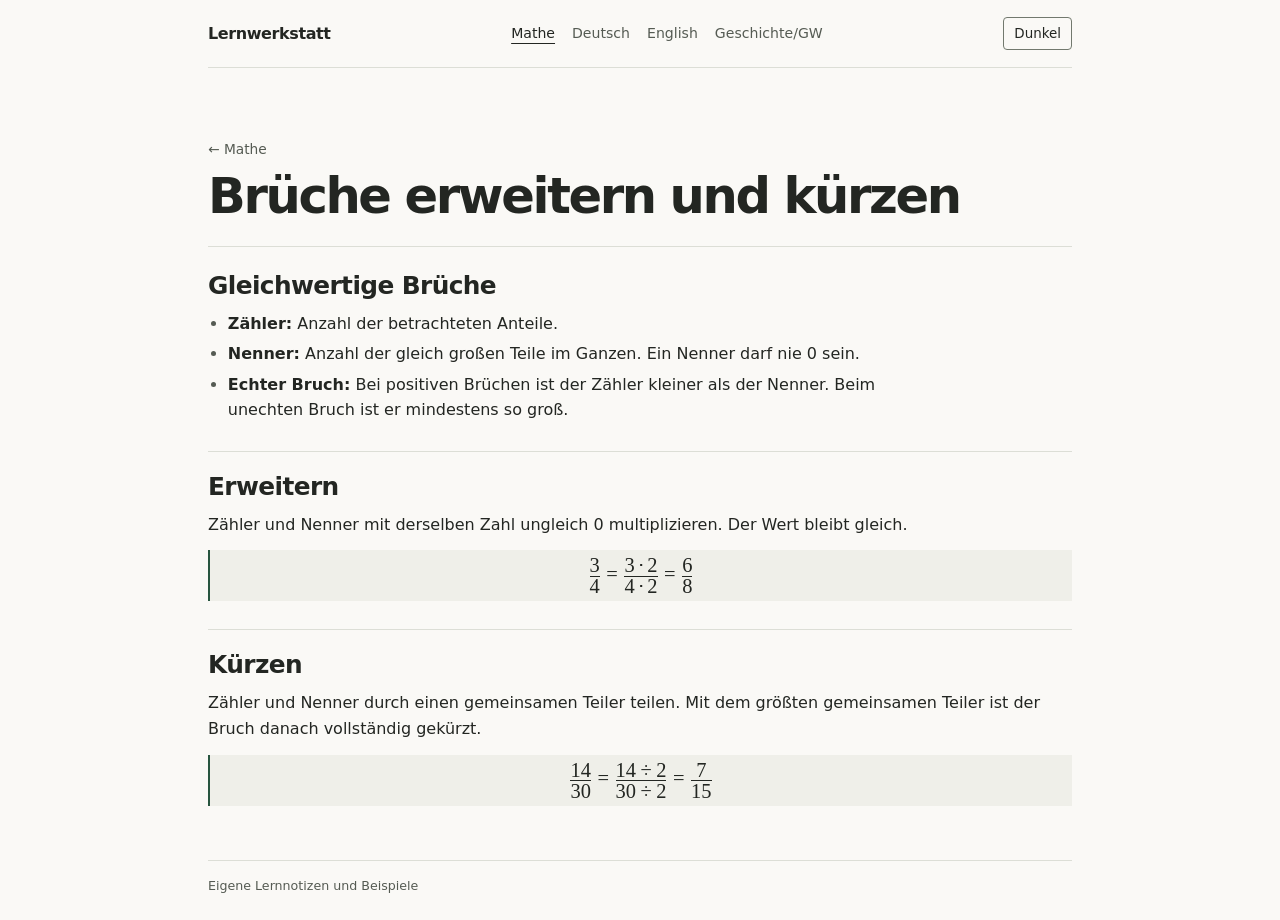
<file: mathe/brueche-erweitern-und-kuerzen/index.html>
<!doctype html>
<html lang="de">
<head>
  <meta charset="utf-8">
  <meta name="viewport" content="width=device-width, initial-scale=1">
  <meta http-equiv="Content-Security-Policy" content="default-src 'none'; script-src 'self'; style-src 'self'; img-src 'self'; base-uri 'none'; form-action 'none'">
  <meta name="referrer" content="no-referrer">
  <meta name="color-scheme" content="light dark">
  <meta name="description" content="Lernwerkstatt: Brüche erweitern und kürzen">
  <title>Brüche erweitern und kürzen · Lernwerkstatt</title>
  <script src="../../assets/site.js"></script>
  <link rel="stylesheet" href="../../assets/site.css">
</head>
<body>
  <a class="skip" href="#inhalt">Zum Inhalt</a>
  <div class="site">
    <header class="topbar">
      <a class="brand" href="../../index.html">Lernwerkstatt</a>
      <nav aria-label="Fächer">
          <a href="../../mathe/index.html" aria-current="true">Mathe</a>
          <a href="../../deutsch/index.html">Deutsch</a>
          <a href="../../english/index.html" lang="en">English</a>
          <a href="../../geschichte/index.html">Geschichte/GW</a>
      </nav>
      <button class="theme-toggle" type="button" hidden></button>
    </header>
    <main id="inhalt" tabindex="-1">

      <article class="math-note">
        <header class="note-head">
          <p class="note-label"><a href="../index.html">← Mathe</a></p>
          <h1>Brüche erweitern und kürzen</h1>
        </header>
        <section>
          <h2>Gleichwertige Brüche</h2>
          <ul class="note-list">
            <li><strong>Zähler:</strong> Anzahl der betrachteten Anteile.</li>
            <li><strong>Nenner:</strong> Anzahl der gleich großen Teile im Ganzen. Ein Nenner darf nie 0 sein.</li>
            <li><strong>Echter Bruch:</strong> Bei positiven Brüchen ist der Zähler kleiner als der Nenner. Beim unechten Bruch ist er mindestens so groß.</li>
          </ul>
        </section>
        <section>
          <h2>Erweitern</h2>
          <p>Zähler und Nenner mit derselben Zahl ungleich 0 multiplizieren. Der Wert bleibt gleich.</p>
          <p class="formula">
            <math display="block"><semantics>
              <mrow><mfrac><mn>3</mn><mn>4</mn></mfrac><mo>=</mo><mfrac><mrow><mn>3</mn><mo>⋅</mo><mn>2</mn></mrow><mrow><mn>4</mn><mo>⋅</mo><mn>2</mn></mrow></mfrac><mo>=</mo><mfrac><mn>6</mn><mn>8</mn></mfrac></mrow>
              <annotation encoding="application/x-tex">\frac{3}{4}=\frac{3\cdot 2}{4\cdot 2}=\frac{6}{8}</annotation>
            </semantics></math>
          </p>
        </section>
        <section>
          <h2>Kürzen</h2>
          <p>Zähler und Nenner durch einen gemeinsamen Teiler teilen. Mit dem größten gemeinsamen Teiler ist der Bruch danach vollständig gekürzt.</p>
          <p class="formula">
            <math display="block"><semantics>
              <mrow><mfrac><mn>14</mn><mn>30</mn></mfrac><mo>=</mo><mfrac><mrow><mn>14</mn><mo>÷</mo><mn>2</mn></mrow><mrow><mn>30</mn><mo>÷</mo><mn>2</mn></mrow></mfrac><mo>=</mo><mfrac><mn>7</mn><mn>15</mn></mfrac></mrow>
              <annotation encoding="application/x-tex">\frac{14}{30}=\frac{14\div 2}{30\div 2}=\frac{7}{15}</annotation>
            </semantics></math>
          </p>
        </section>

      </article>
    </main>
    <footer>Eigene Lernnotizen und Beispiele</footer>
  </div>
</body>
</html>
</file>
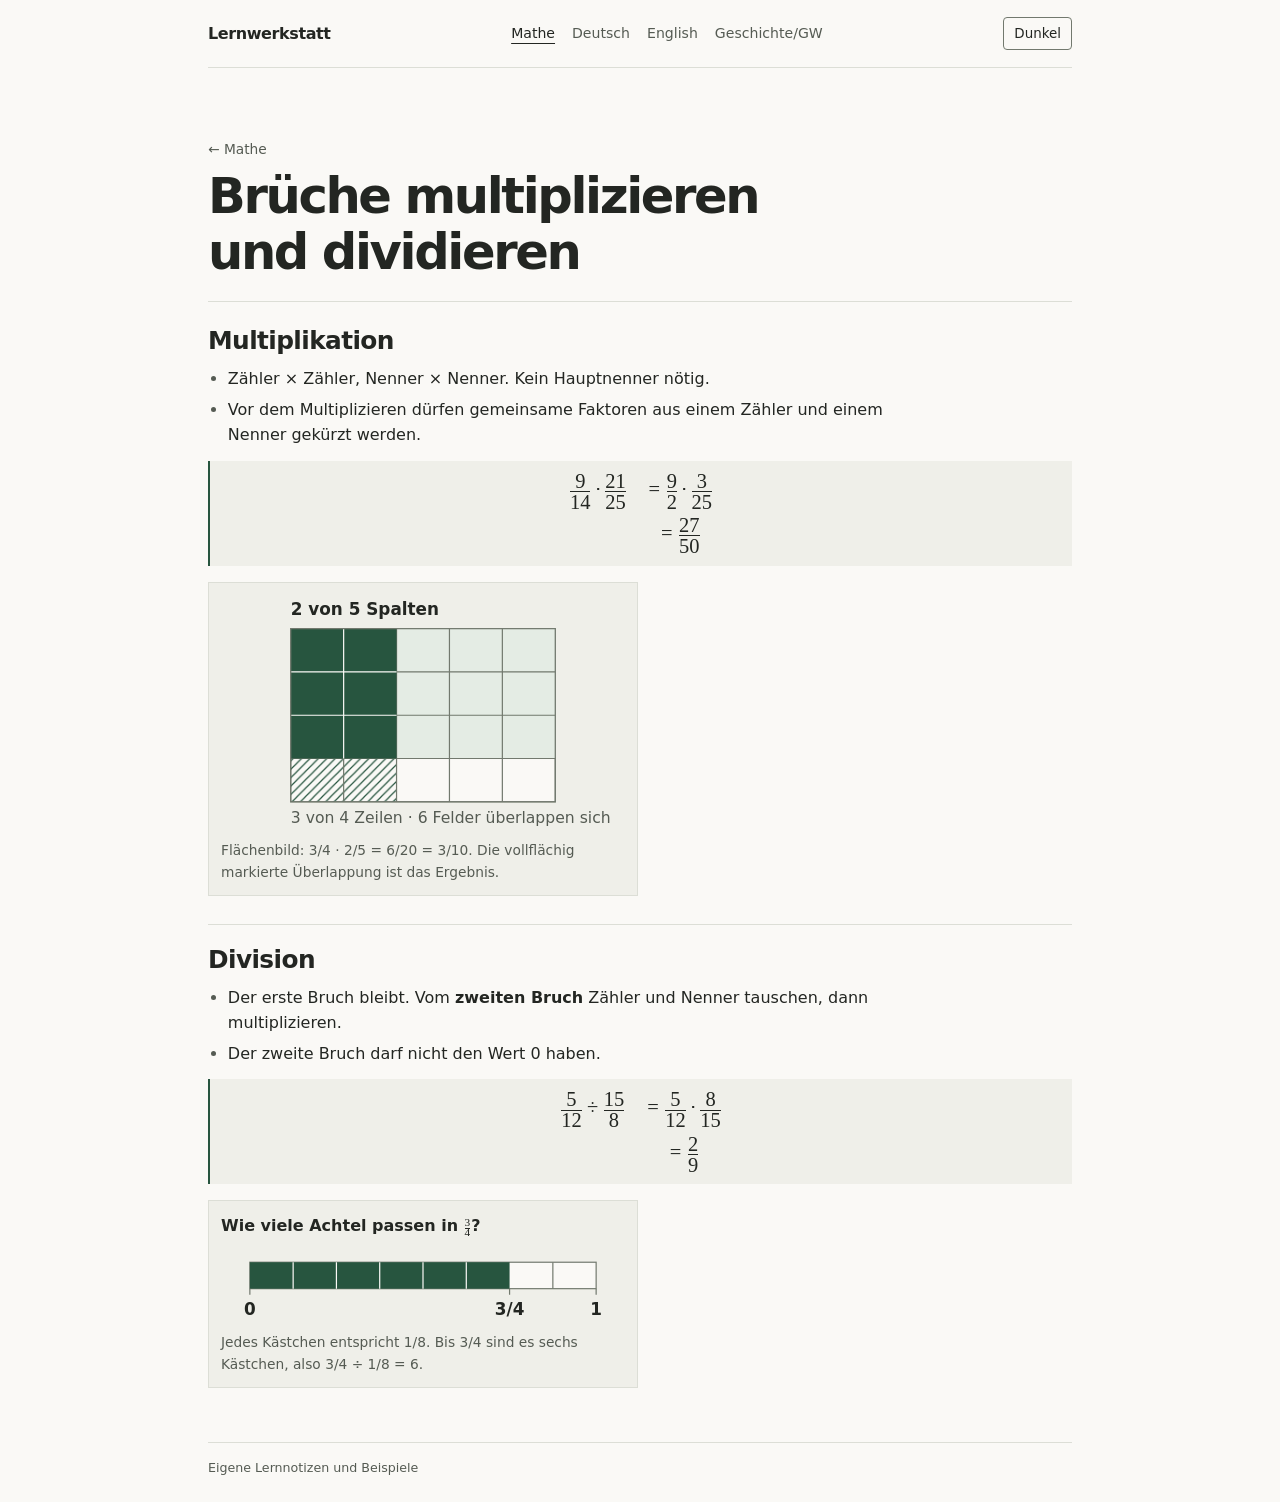
<file: mathe/brueche-multiplizieren-und-dividieren/index.html>
<!doctype html>
<html lang="de">
<head>
  <meta charset="utf-8">
  <meta name="viewport" content="width=device-width, initial-scale=1">
  <meta http-equiv="Content-Security-Policy" content="default-src 'none'; script-src 'self'; style-src 'self'; img-src 'self'; base-uri 'none'; form-action 'none'">
  <meta name="referrer" content="no-referrer">
  <meta name="color-scheme" content="light dark">
  <meta name="description" content="Lernwerkstatt: Brüche multiplizieren und dividieren">
  <title>Brüche multiplizieren und dividieren · Lernwerkstatt</title>
  <script src="../../assets/site.js"></script>
  <link rel="stylesheet" href="../../assets/site.css">
</head>
<body>
  <a class="skip" href="#inhalt">Zum Inhalt</a>
  <div class="site">
    <header class="topbar">
      <a class="brand" href="../../index.html">Lernwerkstatt</a>
      <nav aria-label="Fächer">
          <a href="../../mathe/index.html" aria-current="true">Mathe</a>
          <a href="../../deutsch/index.html">Deutsch</a>
          <a href="../../english/index.html" lang="en">English</a>
          <a href="../../geschichte/index.html">Geschichte/GW</a>
      </nav>
      <button class="theme-toggle" type="button" hidden></button>
    </header>
    <main id="inhalt" tabindex="-1">

      <article class="math-note">
        <header class="note-head">
          <p class="note-label"><a href="../index.html">← Mathe</a></p>
          <h1>Brüche multiplizieren und dividieren</h1>
        </header>
        <section>
          <h2>Multiplikation</h2>
          <ul class="note-list">
            <li>Zähler × Zähler, Nenner × Nenner. Kein Hauptnenner nötig.</li>
            <li>Vor dem Multiplizieren dürfen gemeinsame Faktoren aus einem Zähler und einem Nenner gekürzt werden.</li>
          </ul>
          <p class="formula">
            <math display="block"><semantics>
              <mtable rowspacing="0.25em" columnalign="right left" columnspacing="0em">
                <mtr><mtd><mstyle scriptlevel="0" displaystyle="true"><mrow><mfrac><mn>9</mn><mn>14</mn></mfrac><mo>⋅</mo><mfrac><mn>21</mn><mn>25</mn></mfrac></mrow></mstyle></mtd><mtd><mstyle scriptlevel="0" displaystyle="true"><mrow><mrow></mrow><mo>=</mo><mfrac><mn>9</mn><mn>2</mn></mfrac><mo>⋅</mo><mfrac><mn>3</mn><mn>25</mn></mfrac></mrow></mstyle></mtd></mtr>
                <mtr><mtd><mstyle scriptlevel="0" displaystyle="true"><mrow></mrow></mstyle></mtd><mtd><mstyle scriptlevel="0" displaystyle="true"><mrow><mrow></mrow><mo>=</mo><mfrac><mn>27</mn><mn>50</mn></mfrac></mrow></mstyle></mtd></mtr>
              </mtable>
              <annotation encoding="application/x-tex">\begin{aligned}
                \frac{9}{14}\cdot\frac{21}{25}&amp;=\frac{9}{2}\cdot\frac{3}{25}\\
                &amp;=\frac{27}{50}
              \end{aligned}</annotation>
            </semantics></math>
          </p>
          <figure class="math-visual">
            <svg viewBox="0 0 336 198" role="img" aria-labelledby="area-title area-desc">
              <title id="area-title">Flächenmodell für drei Viertel mal zwei Fünftel</title>
              <desc id="area-desc">Ein Rechteck mit vier Zeilen und fünf Spalten. Drei Zeilen sind getönt, zwei Spalten sind schraffiert. Die Überlappung umfasst sechs von zwanzig Feldern.</desc>
              <defs>
                <pattern id="area-hatch" patternUnits="userSpaceOnUse" width="7" height="7">
                  <path class="diagram-hatch" d="M-1 1l2-2M0 7l7-7m-1 8 2-2"/>
                </pattern>
              </defs>
              <text class="diagram-text" x="58" y="17">2 von 5 Spalten</text>
              <rect class="diagram-box" x="58" y="28" width="220" height="144"/>
              <rect class="diagram-soft" x="58" y="28" width="220" height="108"/>
              <rect x="58" y="28" width="88" height="144" fill="url(#area-hatch)"/>
              <path class="diagram-grid" d="M102 28v144m44-144v144m44-144v144m44-144v144 M58 64h220m-220 36h220m-220 36h220"/>
              <rect class="diagram-solid" x="58" y="28" width="88" height="108"/>
              <path class="diagram-contrast" d="M102 28v108 M58 64h88m-88 36h88"/>
              <rect class="diagram-outline" x="58" y="28" width="220" height="144"/>
              <text class="diagram-label" x="58" y="190">3 von 4 Zeilen · 6 Felder überlappen sich</text>
            </svg>
            <figcaption>Flächenbild: 3/4 · 2/5 = 6/20 = 3/10. Die vollflächig markierte Überlappung ist das Ergebnis.</figcaption>
          </figure>
        </section>
        <section>
          <h2>Division</h2>
          <ul class="note-list">
            <li>Der erste Bruch bleibt. Vom <strong>zweiten Bruch</strong> Zähler und Nenner tauschen, dann multiplizieren.</li>
            <li>Der zweite Bruch darf nicht den Wert 0 haben.</li>
          </ul>
          <p class="formula">
            <math display="block"><semantics>
              <mtable rowspacing="0.25em" columnalign="right left" columnspacing="0em">
                <mtr><mtd><mstyle scriptlevel="0" displaystyle="true"><mrow><mfrac><mn>5</mn><mn>12</mn></mfrac><mo>÷</mo><mfrac><mn>15</mn><mn>8</mn></mfrac></mrow></mstyle></mtd><mtd><mstyle scriptlevel="0" displaystyle="true"><mrow><mrow></mrow><mo>=</mo><mfrac><mn>5</mn><mn>12</mn></mfrac><mo>⋅</mo><mfrac><mn>8</mn><mn>15</mn></mfrac></mrow></mstyle></mtd></mtr>
                <mtr><mtd><mstyle scriptlevel="0" displaystyle="true"><mrow></mrow></mstyle></mtd><mtd><mstyle scriptlevel="0" displaystyle="true"><mrow><mrow></mrow><mo>=</mo><mfrac><mn>2</mn><mn>9</mn></mfrac></mrow></mstyle></mtd></mtr>
              </mtable>
              <annotation encoding="application/x-tex">\begin{aligned}
                \frac{5}{12}\div\frac{15}{8}&amp;=\frac{5}{12}\cdot\frac{8}{15}\\
                &amp;=\frac{2}{9}
              \end{aligned}</annotation>
            </semantics></math>
          </p>
          <figure class="math-visual">
            <p class="visual-title">Wie viele Achtel passen in <math><semantics>
              <mrow><mfrac><mn>3</mn><mn>4</mn></mfrac></mrow>
              <annotation encoding="application/x-tex">\frac{3}{4}</annotation>
            </semantics></math>?</p>
            <svg viewBox="0 0 336 63" role="img" aria-labelledby="division-title division-desc">
              <title id="division-title">Sechs Achtel passen in drei Viertel</title>
              <desc id="division-desc">Ein Streifen von null bis eins ist in acht gleich große Abschnitte eingeteilt. Die ersten sechs sind markiert. Sie reichen von null bis drei Viertel.</desc>
              <rect class="diagram-box" x="24" y="11" width="288" height="22"/>
              <rect class="diagram-solid" x="24" y="11" width="216" height="22"/>
              <path class="diagram-contrast" d="M60 11v22m36-22v22m36-22v22m36-22v22m36-22v22"/>
              <path class="diagram-grid" d="M276 11v22 M24 33v5 M240 33v5 M312 33v5"/>
              <g class="diagram-text" text-anchor="middle">
                <text x="24" y="55">0</text><text x="240" y="55">3/4</text><text x="312" y="55">1</text>
              </g>
            </svg>
            <figcaption>Jedes Kästchen entspricht 1/8. Bis 3/4 sind es sechs Kästchen, also 3/4 ÷ 1/8 = 6.</figcaption>
          </figure>
        </section>

      </article>
    </main>
    <footer>Eigene Lernnotizen und Beispiele</footer>
  </div>
</body>
</html>
</file>
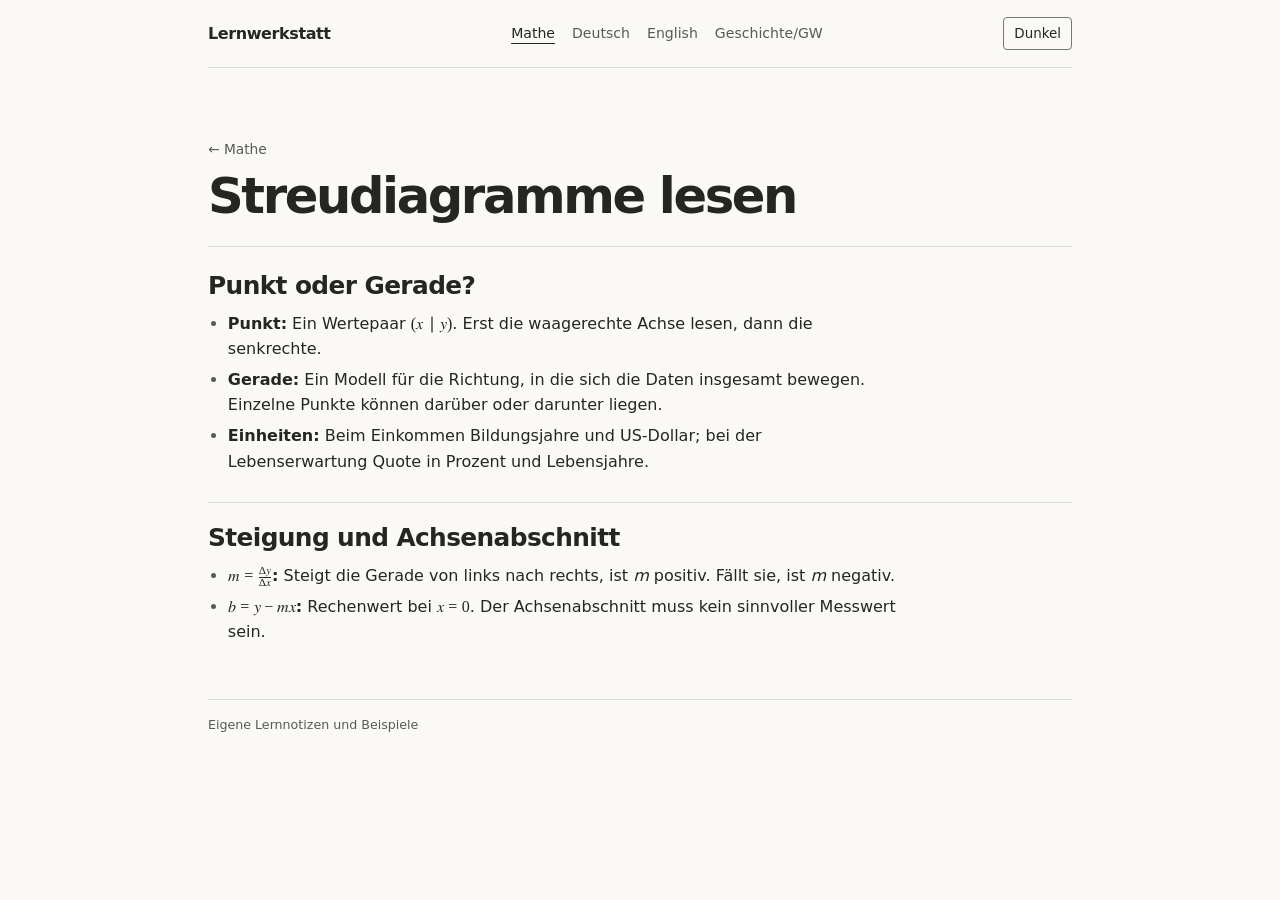
<file: mathe/daten-lesen/index.html>
<!doctype html>
<html lang="de">
<head>
  <meta charset="utf-8">
  <meta name="viewport" content="width=device-width, initial-scale=1">
  <meta http-equiv="Content-Security-Policy" content="default-src 'none'; script-src 'self'; style-src 'self'; img-src 'self'; base-uri 'none'; form-action 'none'">
  <meta name="referrer" content="no-referrer">
  <meta name="color-scheme" content="light dark">
  <meta name="description" content="Lernwerkstatt: Streudiagramme lesen">
  <title>Streudiagramme lesen · Lernwerkstatt</title>
  <script src="../../assets/site.js"></script>
  <link rel="stylesheet" href="../../assets/site.css">
</head>
<body>
  <a class="skip" href="#inhalt">Zum Inhalt</a>
  <div class="site">
    <header class="topbar">
      <a class="brand" href="../../index.html">Lernwerkstatt</a>
      <nav aria-label="Fächer">
          <a href="../../mathe/index.html" aria-current="true">Mathe</a>
          <a href="../../deutsch/index.html">Deutsch</a>
          <a href="../../english/index.html" lang="en">English</a>
          <a href="../../geschichte/index.html">Geschichte/GW</a>
      </nav>
      <button class="theme-toggle" type="button" hidden></button>
    </header>
    <main id="inhalt" tabindex="-1">

      <article class="math-note">
        <header class="note-head">
          <p class="note-label"><a href="../index.html">← Mathe</a></p>
          <h1>Streudiagramme lesen</h1>
        </header>
        <section>
          <h2>Punkt oder Gerade?</h2>
          <ul class="note-list">
            <li><strong>Punkt:</strong> Ein Wertepaar <math><semantics>
              <mrow><mo stretchy="false">(</mo><mi>x</mi><mo>∣</mo><mi>y</mi><mo stretchy="false">)</mo></mrow>
              <annotation encoding="application/x-tex">(x\mid y)</annotation>
            </semantics></math>. Erst die waagerechte Achse lesen, dann die senkrechte.</li>
            <li><strong>Gerade:</strong> Ein Modell für die Richtung, in die sich die Daten insgesamt bewegen. Einzelne Punkte können darüber oder darunter liegen.</li>
            <li><strong>Einheiten:</strong> Beim Einkommen Bildungsjahre und US-Dollar; bei der Lebenserwartung Quote in Prozent und Lebensjahre.</li>
          </ul>
        </section>
        <section>
          <h2>Steigung und Achsenabschnitt</h2>
          <ul class="note-list">
            <li><strong><math><semantics>
              <mrow><mi>m</mi><mo>=</mo><mfrac><mrow><mi mathvariant="normal">Δ</mi><mi>y</mi></mrow><mrow><mi mathvariant="normal">Δ</mi><mi>x</mi></mrow></mfrac></mrow>
              <annotation encoding="application/x-tex">m=\frac{\Delta y}{\Delta x}</annotation>
            </semantics></math>:</strong> Steigt die Gerade von links nach rechts, ist <i>m</i> positiv. Fällt sie, ist <i>m</i> negativ.</li>
            <li><strong><math><semantics>
              <mrow><mi>b</mi><mo>=</mo><mi>y</mi><mo>−</mo><mi>m</mi><mi>x</mi></mrow>
              <annotation encoding="application/x-tex">b=y-mx</annotation>
            </semantics></math>:</strong> Rechenwert bei <math><semantics>
              <mrow><mi>x</mi><mo>=</mo><mn>0</mn></mrow>
              <annotation encoding="application/x-tex">x=0</annotation>
            </semantics></math>. Der Achsenabschnitt muss kein sinnvoller Messwert sein.</li>
          </ul>
        </section>

      </article>
    </main>
    <footer>Eigene Lernnotizen und Beispiele</footer>
  </div>
</body>
</html>
</file>
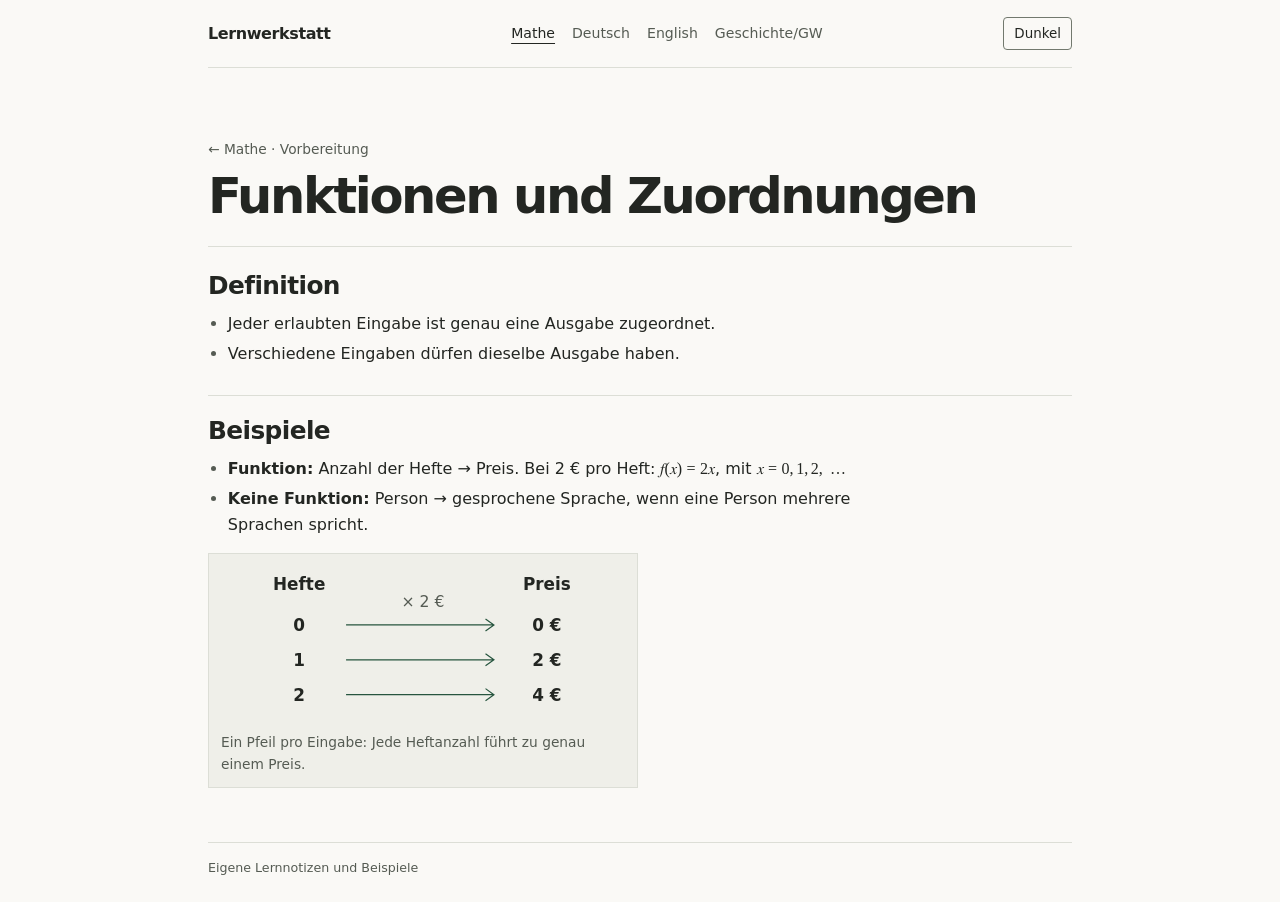
<file: mathe/funktionen-und-zuordnungen/index.html>
<!doctype html>
<html lang="de">
<head>
  <meta charset="utf-8">
  <meta name="viewport" content="width=device-width, initial-scale=1">
  <meta http-equiv="Content-Security-Policy" content="default-src 'none'; script-src 'self'; style-src 'self'; img-src 'self'; base-uri 'none'; form-action 'none'">
  <meta name="referrer" content="no-referrer">
  <meta name="color-scheme" content="light dark">
  <meta name="description" content="Lernwerkstatt: Funktionen und Zuordnungen">
  <title>Funktionen und Zuordnungen · Lernwerkstatt</title>
  <script src="../../assets/site.js"></script>
  <link rel="stylesheet" href="../../assets/site.css">
</head>
<body>
  <a class="skip" href="#inhalt">Zum Inhalt</a>
  <div class="site">
    <header class="topbar">
      <a class="brand" href="../../index.html">Lernwerkstatt</a>
      <nav aria-label="Fächer">
          <a href="../../mathe/index.html" aria-current="true">Mathe</a>
          <a href="../../deutsch/index.html">Deutsch</a>
          <a href="../../english/index.html" lang="en">English</a>
          <a href="../../geschichte/index.html">Geschichte/GW</a>
      </nav>
      <button class="theme-toggle" type="button" hidden></button>
    </header>
    <main id="inhalt" tabindex="-1">

      <article class="math-note">
        <header class="note-head">
          <p class="note-label"><a href="../index.html">← Mathe · Vorbereitung</a></p>
          <h1>Funktionen und Zuordnungen</h1>
        </header>
        <section>
          <h2>Definition</h2>
          <ul class="note-list">
            <li>Jeder erlaubten Eingabe ist genau eine Ausgabe zugeordnet.</li>
            <li>Verschiedene Eingaben dürfen dieselbe Ausgabe haben.</li>
          </ul>
        </section>
        <section>
          <h2>Beispiele</h2>
          <ul class="note-list">
            <li><strong>Funktion:</strong> Anzahl der Hefte → Preis. Bei 2 € pro Heft: <math><semantics>
              <mrow><mi>f</mi><mo stretchy="false">(</mo><mi>x</mi><mo stretchy="false">)</mo><mo>=</mo><mn>2</mn><mi>x</mi></mrow>
              <annotation encoding="application/x-tex">f(x)=2x</annotation>
            </semantics></math>, mit <math><semantics>
              <mrow><mi>x</mi><mo>=</mo><mn>0</mn><mo separator="true">,</mo><mn>1</mn><mo separator="true">,</mo><mn>2</mn><mo separator="true">,</mo><mo>…</mo></mrow>
              <annotation encoding="application/x-tex">x=0,1,2,\ldots</annotation>
            </semantics></math></li>
            <li><strong>Keine Funktion:</strong> Person → gesprochene Sprache, wenn eine Person mehrere Sprachen spricht.</li>
          </ul>
          <figure class="math-visual">
            <svg viewBox="0 0 336 132" role="img" aria-labelledby="mapping-title mapping-desc">
              <title id="mapping-title">Zuordnung von Heftanzahl zu Preis</title>
              <desc id="mapping-desc">Drei Pfeile verbinden null, ein und zwei Hefte mit null, zwei und vier Euro. Jede Heftanzahl hat genau einen Pfeil.</desc>
              <g class="diagram-text" text-anchor="middle">
                <text x="65" y="20">Hefte</text>
                <text x="271" y="20">Preis</text>
                <text x="65" y="54">0</text><text x="271" y="54">0 €</text>
                <text x="65" y="83">1</text><text x="271" y="83">2 €</text>
                <text x="65" y="112">2</text><text x="271" y="112">4 €</text>
              </g>
              <path class="diagram-hatch" d="M104 49h123m-7-5 7 5-7 5 M104 78h123m-7-5 7 5-7 5 M104 107h123m-7-5 7 5-7 5"/>
              <text class="diagram-label" x="168" y="34" text-anchor="middle">× 2 €</text>
            </svg>
            <figcaption>Ein Pfeil pro Eingabe: Jede Heftanzahl führt zu genau einem Preis.</figcaption>
          </figure>
        </section>

      </article>
    </main>
    <footer>Eigene Lernnotizen und Beispiele</footer>
  </div>
</body>
</html>
</file>
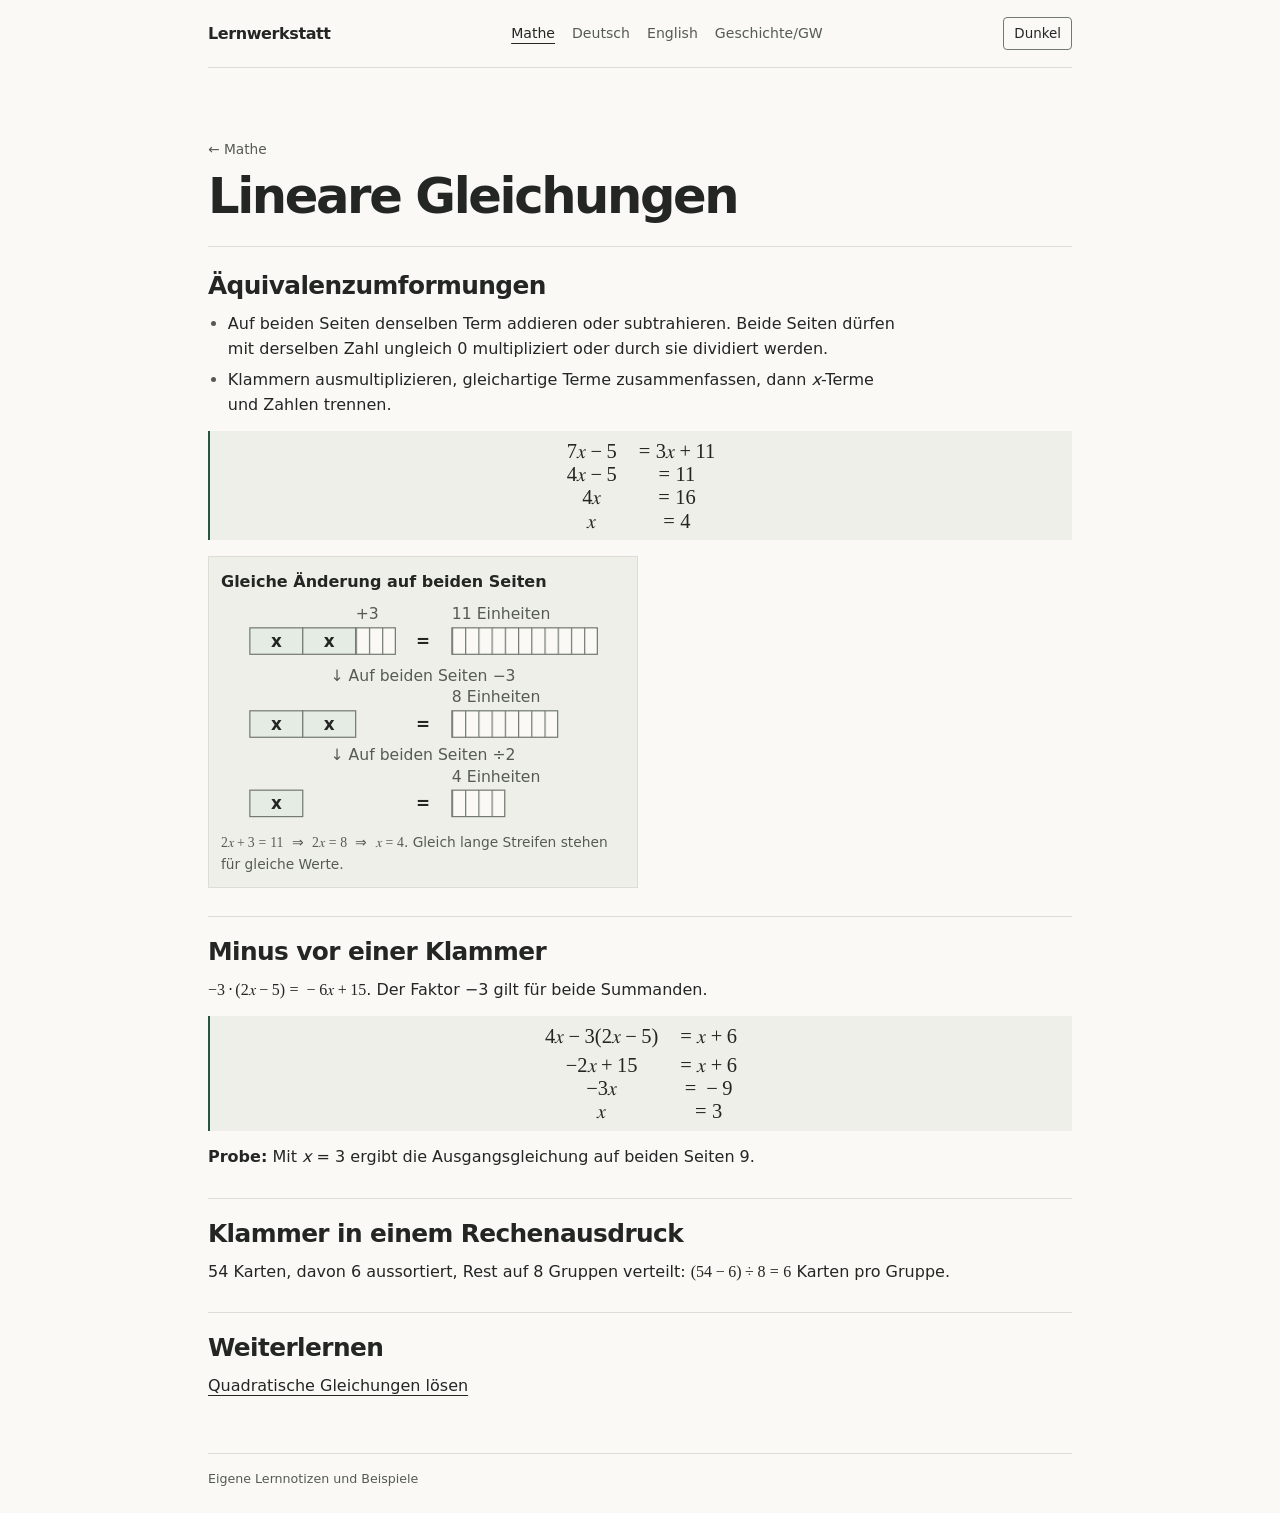
<file: mathe/gleichungen-loesen/index.html>
<!doctype html>
<html lang="de">
<head>
  <meta charset="utf-8">
  <meta name="viewport" content="width=device-width, initial-scale=1">
  <meta http-equiv="Content-Security-Policy" content="default-src 'none'; script-src 'self'; style-src 'self'; img-src 'self'; base-uri 'none'; form-action 'none'">
  <meta name="referrer" content="no-referrer">
  <meta name="color-scheme" content="light dark">
  <meta name="description" content="Lernwerkstatt: Lineare Gleichungen">
  <title>Lineare Gleichungen · Lernwerkstatt</title>
  <script src="../../assets/site.js"></script>
  <link rel="stylesheet" href="../../assets/site.css">
</head>
<body>
  <a class="skip" href="#inhalt">Zum Inhalt</a>
  <div class="site">
    <header class="topbar">
      <a class="brand" href="../../index.html">Lernwerkstatt</a>
      <nav aria-label="Fächer">
          <a href="../../mathe/index.html" aria-current="true">Mathe</a>
          <a href="../../deutsch/index.html">Deutsch</a>
          <a href="../../english/index.html" lang="en">English</a>
          <a href="../../geschichte/index.html">Geschichte/GW</a>
      </nav>
      <button class="theme-toggle" type="button" hidden></button>
    </header>
    <main id="inhalt" tabindex="-1">

      <article class="math-note">
        <header class="note-head">
          <p class="note-label"><a href="../index.html">← Mathe</a></p>
          <h1>Lineare Gleichungen</h1>
        </header>
        <section>
          <h2>Äquivalenzumformungen</h2>
          <ul class="note-list">
            <li>Auf beiden Seiten denselben Term addieren oder subtrahieren. Beide Seiten dürfen mit derselben Zahl ungleich 0 multipliziert oder durch sie dividiert werden.</li>
            <li>Klammern ausmultiplizieren, gleichartige Terme zusammenfassen, dann <i>x</i>-Terme und Zahlen trennen.</li>
          </ul>
          <p class="formula">
            <math display="block"><semantics>
              <mtable rowspacing="0.25em" columnalign="right left" columnspacing="0em">
                <mtr><mtd><mstyle scriptlevel="0" displaystyle="true"><mrow><mn>7</mn><mi>x</mi><mo>−</mo><mn>5</mn></mrow></mstyle></mtd><mtd><mstyle scriptlevel="0" displaystyle="true"><mrow><mrow></mrow><mo>=</mo><mn>3</mn><mi>x</mi><mo>+</mo><mn>11</mn></mrow></mstyle></mtd></mtr>
                <mtr><mtd><mstyle scriptlevel="0" displaystyle="true"><mrow><mn>4</mn><mi>x</mi><mo>−</mo><mn>5</mn></mrow></mstyle></mtd><mtd><mstyle scriptlevel="0" displaystyle="true"><mrow><mrow></mrow><mo>=</mo><mn>11</mn></mrow></mstyle></mtd></mtr>
                <mtr><mtd><mstyle scriptlevel="0" displaystyle="true"><mrow><mn>4</mn><mi>x</mi></mrow></mstyle></mtd><mtd><mstyle scriptlevel="0" displaystyle="true"><mrow><mrow></mrow><mo>=</mo><mn>16</mn></mrow></mstyle></mtd></mtr>
                <mtr><mtd><mstyle scriptlevel="0" displaystyle="true"><mi>x</mi></mstyle></mtd><mtd><mstyle scriptlevel="0" displaystyle="true"><mrow><mrow></mrow><mo>=</mo><mn>4</mn></mrow></mstyle></mtd></mtr>
              </mtable>
              <annotation encoding="application/x-tex">\begin{aligned}
                7x-5&amp;=3x+11\\
                4x-5&amp;=11\\
                4x&amp;=16\\
                x&amp;=4
              \end{aligned}</annotation>
            </semantics></math>
          </p>
          <figure class="math-visual">
            <p class="visual-title">Gleiche Änderung auf beiden Seiten</p>
            <svg viewBox="0 0 336 183" role="img" aria-labelledby="balance-title balance-desc">
              <title id="balance-title">Gleichung mit Blöcken: von zwei x plus drei gleich elf zu x gleich vier</title>
              <desc id="balance-desc">Die linke Seite hat zunächst zwei x-Blöcke und drei Einheiten, die rechte elf Einheiten. Nach dem Abziehen von drei bleiben zwei x-Blöcke und acht Einheiten. Durch Halbieren bleibt ein x-Block gegenüber vier Einheiten.</desc>
              <defs>
                <pattern id="equation-units" width="11" height="22" patternUnits="userSpaceOnUse"><path class="diagram-grid" d="M.5 0v22"/></pattern>
              </defs>
              <g transform="translate(24 19)">
                <rect class="diagram-box diagram-soft" width="44" height="22"/>
                <rect class="diagram-box diagram-soft" x="44" width="44" height="22"/>
                <rect class="diagram-box" x="88" width="33" height="22"/>
                <rect fill="url(#equation-units)" x="88" width="33" height="22"/>
              </g>
              <g transform="translate(192 19)">
                <rect class="diagram-box" width="121" height="22"/>
                <rect fill="url(#equation-units)" width="121" height="22"/>
              </g>
              <g transform="translate(24 88)">
                <rect class="diagram-box diagram-soft" width="44" height="22"/>
                <rect class="diagram-box diagram-soft" x="44" width="44" height="22"/>
              </g>
              <g transform="translate(192 88)">
                <rect class="diagram-box" width="88" height="22"/>
                <rect fill="url(#equation-units)" width="88" height="22"/>
              </g>
              <g transform="translate(24 154)">
                <rect class="diagram-box diagram-soft" width="44" height="22"/>
              </g>
              <g transform="translate(192 154)">
                <rect class="diagram-box" width="44" height="22"/>
                <rect fill="url(#equation-units)" width="44" height="22"/>
              </g>
              <g class="diagram-text" text-anchor="middle">
                <text x="46" y="35">x</text><text x="90" y="35">x</text><text x="168" y="35">=</text>
                <text x="46" y="104">x</text><text x="90" y="104">x</text><text x="168" y="104">=</text>
                <text x="46" y="170">x</text><text x="168" y="170">=</text>
              </g>
              <g class="diagram-label">
                <text x="112" y="12">+3</text><text x="192" y="12">11 Einheiten</text>
                <text x="192" y="81">8 Einheiten</text><text x="192" y="147">4 Einheiten</text>
                <text x="168" y="63" text-anchor="middle">↓ Auf beiden Seiten −3</text>
                <text x="168" y="129" text-anchor="middle">↓ Auf beiden Seiten ÷2</text>
              </g>
            </svg>
            <figcaption><math><semantics>
              <mrow><mn>2</mn><mi>x</mi><mo>+</mo><mn>3</mn><mo>=</mo><mn>11</mn><mtext>  </mtext><mo>⇒</mo><mtext>  </mtext><mn>2</mn><mi>x</mi><mo>=</mo><mn>8</mn><mtext>  </mtext><mo>⇒</mo><mtext>  </mtext><mi>x</mi><mo>=</mo><mn>4</mn></mrow>
              <annotation encoding="application/x-tex">2x+3=11\;\Rightarrow\;2x=8\;\Rightarrow\;x=4</annotation>
            </semantics></math>. Gleich lange Streifen stehen für gleiche Werte.</figcaption>
          </figure>
        </section>
        <section>
          <h2>Minus vor einer Klammer</h2>
          <p><math><semantics>
            <mrow><mo>−</mo><mn>3</mn><mo>⋅</mo><mo stretchy="false">(</mo><mn>2</mn><mi>x</mi><mo>−</mo><mn>5</mn><mo stretchy="false">)</mo><mo>=</mo><mo>−</mo><mn>6</mn><mi>x</mi><mo>+</mo><mn>15</mn></mrow>
            <annotation encoding="application/x-tex">-3\cdot(2x-5)=-6x+15</annotation>
          </semantics></math>. Der Faktor −3 gilt für beide Summanden.</p>
          <p class="formula">
            <math display="block"><semantics>
              <mtable rowspacing="0.25em" columnalign="right left" columnspacing="0em">
                <mtr><mtd><mstyle scriptlevel="0" displaystyle="true"><mrow><mn>4</mn><mi>x</mi><mo>−</mo><mn>3</mn><mo stretchy="false">(</mo><mn>2</mn><mi>x</mi><mo>−</mo><mn>5</mn><mo stretchy="false">)</mo></mrow></mstyle></mtd><mtd><mstyle scriptlevel="0" displaystyle="true"><mrow><mrow></mrow><mo>=</mo><mi>x</mi><mo>+</mo><mn>6</mn></mrow></mstyle></mtd></mtr>
                <mtr><mtd><mstyle scriptlevel="0" displaystyle="true"><mrow><mo>−</mo><mn>2</mn><mi>x</mi><mo>+</mo><mn>15</mn></mrow></mstyle></mtd><mtd><mstyle scriptlevel="0" displaystyle="true"><mrow><mrow></mrow><mo>=</mo><mi>x</mi><mo>+</mo><mn>6</mn></mrow></mstyle></mtd></mtr>
                <mtr><mtd><mstyle scriptlevel="0" displaystyle="true"><mrow><mo>−</mo><mn>3</mn><mi>x</mi></mrow></mstyle></mtd><mtd><mstyle scriptlevel="0" displaystyle="true"><mrow><mrow></mrow><mo>=</mo><mo>−</mo><mn>9</mn></mrow></mstyle></mtd></mtr>
                <mtr><mtd><mstyle scriptlevel="0" displaystyle="true"><mi>x</mi></mstyle></mtd><mtd><mstyle scriptlevel="0" displaystyle="true"><mrow><mrow></mrow><mo>=</mo><mn>3</mn></mrow></mstyle></mtd></mtr>
              </mtable>
              <annotation encoding="application/x-tex">\begin{aligned}
                4x-3(2x-5)&amp;=x+6\\
                -2x+15&amp;=x+6\\
                -3x&amp;=-9\\
                x&amp;=3
              \end{aligned}</annotation>
            </semantics></math>
          </p>
          <p><strong>Probe:</strong> Mit <i>x</i> = 3 ergibt die Ausgangsgleichung auf beiden Seiten 9.</p>
        </section>
        <section>
          <h2>Klammer in einem Rechenausdruck</h2>
          <p>54 Karten, davon 6 aussortiert, Rest auf 8 Gruppen verteilt: <math><semantics>
            <mrow><mo stretchy="false">(</mo><mn>54</mn><mo>−</mo><mn>6</mn><mo stretchy="false">)</mo><mo>÷</mo><mn>8</mn><mo>=</mo><mn>6</mn></mrow>
            <annotation encoding="application/x-tex">(54-6)\div8=6</annotation>
          </semantics></math> Karten pro Gruppe.</p>
        </section>
        <section>
          <h2>Weiterlernen</h2>
          <p><a href="../quadratische-gleichungen/index.html">Quadratische Gleichungen lösen</a></p>
        </section>

      </article>
    </main>
    <footer>Eigene Lernnotizen und Beispiele</footer>
  </div>
</body>
</html>
</file>
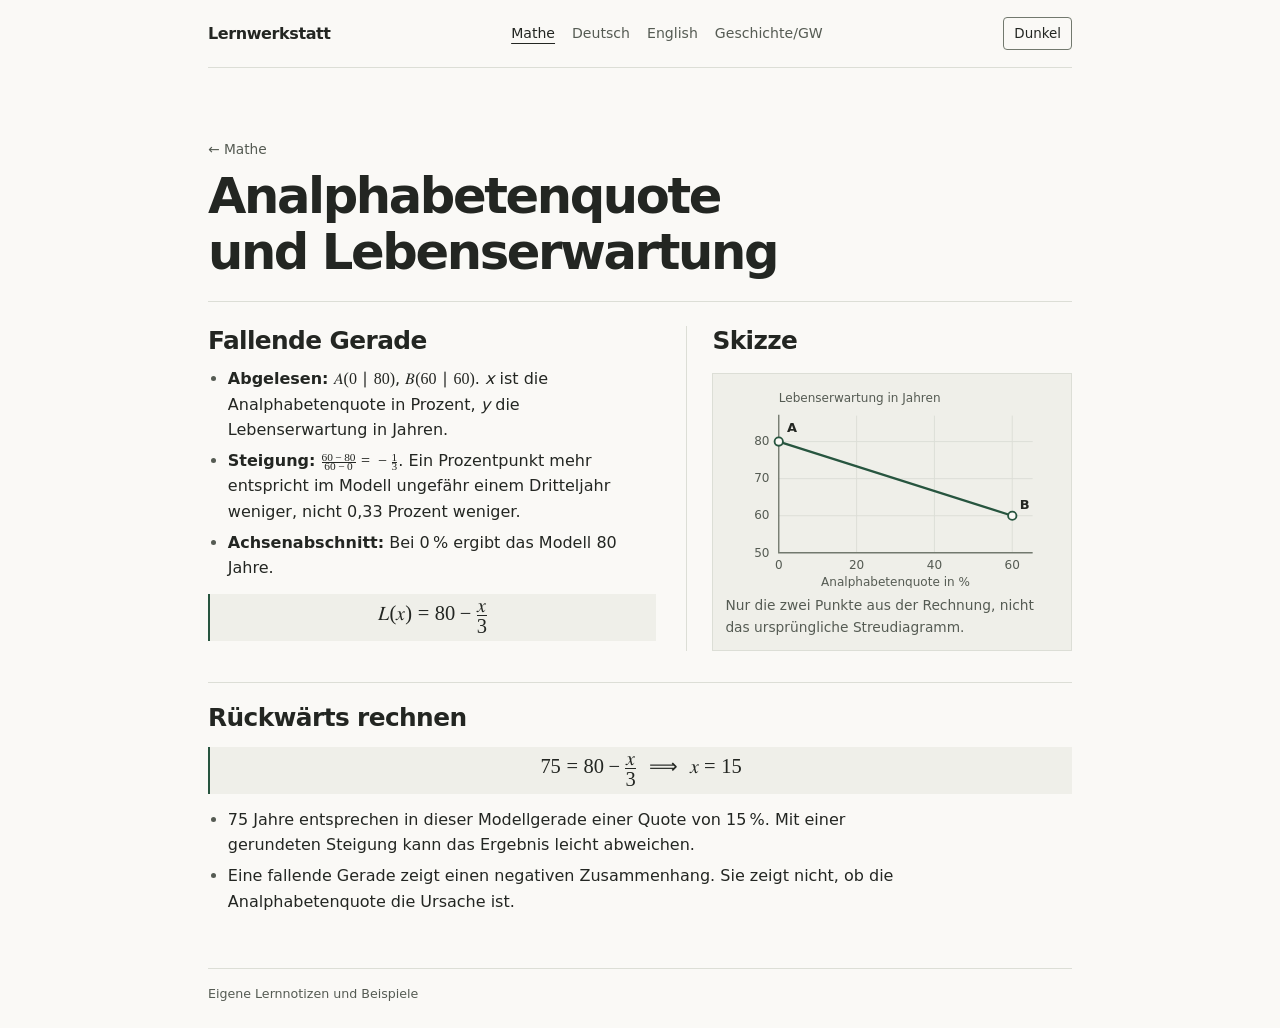
<file: mathe/lebenserwartung/index.html>
<!doctype html>
<html lang="de">
<head>
  <meta charset="utf-8">
  <meta name="viewport" content="width=device-width, initial-scale=1">
  <meta http-equiv="Content-Security-Policy" content="default-src 'none'; script-src 'self'; style-src 'self'; img-src 'self'; base-uri 'none'; form-action 'none'">
  <meta name="referrer" content="no-referrer">
  <meta name="color-scheme" content="light dark">
  <meta name="description" content="Lernwerkstatt: Analphabetenquote und Lebenserwartung">
  <title>Analphabetenquote und Lebenserwartung · Lernwerkstatt</title>
  <script src="../../assets/site.js"></script>
  <link rel="stylesheet" href="../../assets/site.css">
</head>
<body>
  <a class="skip" href="#inhalt">Zum Inhalt</a>
  <div class="site">
    <header class="topbar">
      <a class="brand" href="../../index.html">Lernwerkstatt</a>
      <nav aria-label="Fächer">
          <a href="../../mathe/index.html" aria-current="true">Mathe</a>
          <a href="../../deutsch/index.html">Deutsch</a>
          <a href="../../english/index.html" lang="en">English</a>
          <a href="../../geschichte/index.html">Geschichte/GW</a>
      </nav>
      <button class="theme-toggle" type="button" hidden></button>
    </header>
    <main id="inhalt" tabindex="-1">

      <article class="math-note">
        <header class="note-head">
          <p class="note-label"><a href="../index.html">← Mathe</a></p>
          <h1>Analphabetenquote und Lebenserwartung</h1>
        </header>
        <div class="math-grid">
          <section>
            <h2>Fallende Gerade</h2>
            <ul class="note-list">
              <li><strong>Abgelesen:</strong> <math><semantics>
                <mrow><mi>A</mi><mo stretchy="false">(</mo><mn>0</mn><mo>∣</mo><mn>80</mn><mo stretchy="false">)</mo></mrow>
                <annotation encoding="application/x-tex">A(0\mid 80)</annotation>
              </semantics></math>, <math><semantics>
                <mrow><mi>B</mi><mo stretchy="false">(</mo><mn>60</mn><mo>∣</mo><mn>60</mn><mo stretchy="false">)</mo></mrow>
                <annotation encoding="application/x-tex">B(60\mid 60)</annotation>
              </semantics></math>. <i>x</i> ist die Analphabetenquote in Prozent, <i>y</i> die Lebenserwartung in Jahren.</li>
              <li><strong>Steigung:</strong> <math><semantics>
                <mrow><mfrac><mrow><mn>60</mn><mo>−</mo><mn>80</mn></mrow><mrow><mn>60</mn><mo>−</mo><mn>0</mn></mrow></mfrac><mo>=</mo><mo>−</mo><mfrac><mn>1</mn><mn>3</mn></mfrac></mrow>
                <annotation encoding="application/x-tex">\frac{60-80}{60-0}=-\frac{1}{3}</annotation>
              </semantics></math>. Ein Prozentpunkt mehr entspricht im Modell ungefähr einem Dritteljahr weniger, nicht 0,33 Prozent weniger.</li>
              <li><strong>Achsenabschnitt:</strong> Bei 0 % ergibt das Modell 80 Jahre.</li>
            </ul>
            <p class="formula">
              <math display="block"><semantics>
                <mrow><mi>L</mi><mo stretchy="false">(</mo><mi>x</mi><mo stretchy="false">)</mo><mo>=</mo><mn>80</mn><mo>−</mo><mfrac><mi>x</mi><mn>3</mn></mfrac></mrow>
                <annotation encoding="application/x-tex">L(x)=80-\frac{x}{3}</annotation>
              </semantics></math>
            </p>
          </section>
          <section>
            <h2>Skizze</h2>
            <figure class="math-visual">
              <svg viewBox="0 0 360 218" role="img" aria-labelledby="life-title life-desc">
                <title id="life-title">Fallende Modellgerade für Analphabetenquote und Lebenserwartung</title>
                <desc id="life-desc">Von A bei null Prozent und 80 Jahren fällt die Gerade zu B bei 60 Prozent und 60 Jahren. Andere Messpunkte sind nicht eingezeichnet.</desc>
                <path class="chart-grid" d="M58 60H332M58 100H332M58 140H332M142 32V180M226 32V180M310 32V180" fill="none"/>
                <path class="chart-axes" d="M58 31V180H332" stroke-width="1.5" fill="none"/>
                <g class="chart-labels" font-size="13" text-anchor="end"><text x="48" y="64">80</text><text x="48" y="104">70</text><text x="48" y="144">60</text><text x="48" y="184">50</text></g>
                <g class="chart-labels" font-size="13" text-anchor="middle"><text x="58" y="197">0</text><text x="142" y="197">20</text><text x="226" y="197">40</text><text x="310" y="197">60</text><text x="184" y="216">Analphabetenquote in %</text></g>
                <text class="chart-labels" x="58" y="17" font-size="13">Lebenserwartung in Jahren</text>
                <line class="chart-line" x1="58" y1="60" x2="310" y2="140" stroke-width="2.5" stroke-linecap="round"/>
                <circle class="chart-point" cx="58" cy="60" r="4.5" stroke-width="2"/>
                <circle class="chart-point" cx="310" cy="140" r="4.5" stroke-width="2"/>
                <g class="diagram-text"><text x="67" y="50">A</text><text x="318" y="133">B</text></g>
              </svg>
              <figcaption>Nur die zwei Punkte aus der Rechnung, nicht das ursprüngliche Streudiagramm.</figcaption>
            </figure>
          </section>
        </div>
        <section>
          <h2>Rückwärts rechnen</h2>
          <p class="formula">
            <math display="block"><semantics>
              <mrow><mn>75</mn><mo>=</mo><mn>80</mn><mo>−</mo><mfrac><mi>x</mi><mn>3</mn></mfrac><mtext>  </mtext><mo>⟹</mo><mtext>  </mtext><mi>x</mi><mo>=</mo><mn>15</mn></mrow>
              <annotation encoding="application/x-tex">75=80-\frac{x}{3}\;\Longrightarrow\;x=15</annotation>
            </semantics></math>
          </p>
          <ul class="note-list">
            <li>75 Jahre entsprechen in dieser Modellgerade einer Quote von 15 %. Mit einer gerundeten Steigung kann das Ergebnis leicht abweichen.</li>
            <li>Eine fallende Gerade zeigt einen negativen Zusammenhang. Sie zeigt nicht, ob die Analphabetenquote die Ursache ist.</li>
          </ul>
        </section>

      </article>
    </main>
    <footer>Eigene Lernnotizen und Beispiele</footer>
  </div>
</body>
</html>
</file>
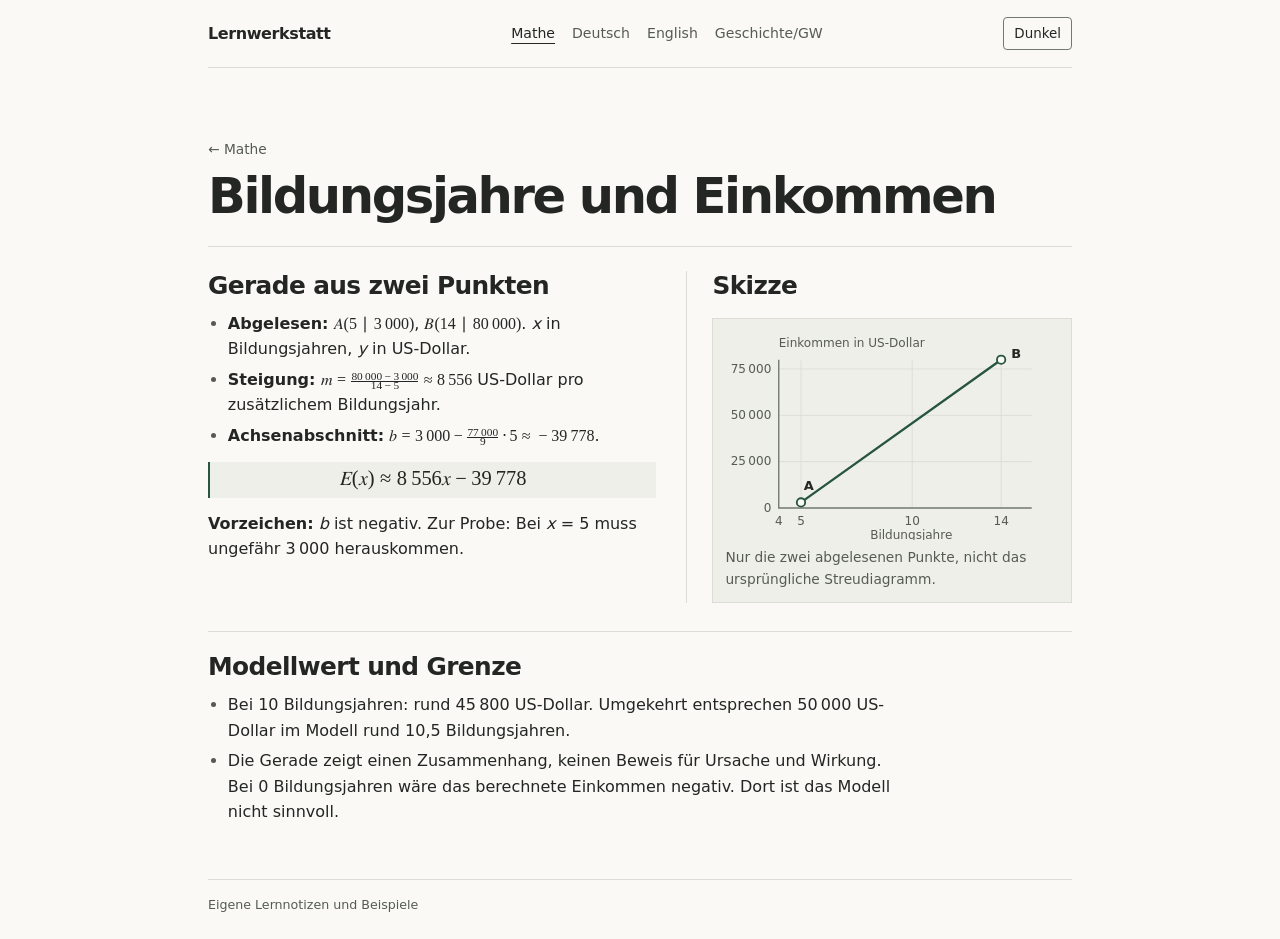
<file: mathe/lineare-modelle/index.html>
<!doctype html>
<html lang="de">
<head>
  <meta charset="utf-8">
  <meta name="viewport" content="width=device-width, initial-scale=1">
  <meta http-equiv="Content-Security-Policy" content="default-src 'none'; script-src 'self'; style-src 'self'; img-src 'self'; base-uri 'none'; form-action 'none'">
  <meta name="referrer" content="no-referrer">
  <meta name="color-scheme" content="light dark">
  <meta name="description" content="Lernwerkstatt: Bildungsjahre und Einkommen">
  <title>Bildungsjahre und Einkommen · Lernwerkstatt</title>
  <script src="../../assets/site.js"></script>
  <link rel="stylesheet" href="../../assets/site.css">
</head>
<body>
  <a class="skip" href="#inhalt">Zum Inhalt</a>
  <div class="site">
    <header class="topbar">
      <a class="brand" href="../../index.html">Lernwerkstatt</a>
      <nav aria-label="Fächer">
          <a href="../../mathe/index.html" aria-current="true">Mathe</a>
          <a href="../../deutsch/index.html">Deutsch</a>
          <a href="../../english/index.html" lang="en">English</a>
          <a href="../../geschichte/index.html">Geschichte/GW</a>
      </nav>
      <button class="theme-toggle" type="button" hidden></button>
    </header>
    <main id="inhalt" tabindex="-1">

      <article class="math-note">
        <header class="note-head">
          <p class="note-label"><a href="../index.html">← Mathe</a></p>
          <h1>Bildungsjahre und Einkommen</h1>
        </header>
        <div class="math-grid">
          <section>
            <h2>Gerade aus zwei Punkten</h2>
            <ul class="note-list">
              <li><strong>Abgelesen:</strong> <math><semantics>
                <mrow><mi>A</mi><mo stretchy="false">(</mo><mn>5</mn><mo>∣</mo><mn>3</mn><mtext> </mtext><mn>000</mn><mo stretchy="false">)</mo></mrow>
                <annotation encoding="application/x-tex">A(5\mid 3\,000)</annotation>
              </semantics></math>, <math><semantics>
                <mrow><mi>B</mi><mo stretchy="false">(</mo><mn>14</mn><mo>∣</mo><mn>80</mn><mtext> </mtext><mn>000</mn><mo stretchy="false">)</mo></mrow>
                <annotation encoding="application/x-tex">B(14\mid 80\,000)</annotation>
              </semantics></math>. <i>x</i> in Bildungsjahren, <i>y</i> in US-Dollar.</li>
              <li><strong>Steigung:</strong> <math><semantics>
                <mrow><mi>m</mi><mo>=</mo><mfrac><mrow><mn>80</mn><mtext> </mtext><mn>000</mn><mo>−</mo><mn>3</mn><mtext> </mtext><mn>000</mn></mrow><mrow><mn>14</mn><mo>−</mo><mn>5</mn></mrow></mfrac><mo>≈</mo><mn>8</mn><mtext> </mtext><mn>556</mn></mrow>
                <annotation encoding="application/x-tex">m=\frac{80\,000-3\,000}{14-5}\approx 8\,556</annotation>
              </semantics></math> US-Dollar pro zusätzlichem Bildungsjahr.</li>
              <li><strong>Achsenabschnitt:</strong> <math><semantics>
                <mrow><mi>b</mi><mo>=</mo><mn>3</mn><mtext> </mtext><mn>000</mn><mo>−</mo><mfrac><mrow><mn>77</mn><mtext> </mtext><mn>000</mn></mrow><mn>9</mn></mfrac><mo>⋅</mo><mn>5</mn><mo>≈</mo><mo>−</mo><mn>39</mn><mtext> </mtext><mn>778</mn></mrow>
                <annotation encoding="application/x-tex">b=3\,000-\frac{77\,000}{9}\cdot 5\approx -39\,778</annotation>
              </semantics></math>.</li>
            </ul>
            <p class="formula">
              <math display="block"><semantics>
                <mrow><mi>E</mi><mo stretchy="false">(</mo><mi>x</mi><mo stretchy="false">)</mo><mo>≈</mo><mn>8</mn><mtext> </mtext><mn>556</mn><mi>x</mi><mo>−</mo><mn>39</mn><mtext> </mtext><mn>778</mn></mrow>
                <annotation encoding="application/x-tex">E(x)\approx 8\,556x-39\,778</annotation>
              </semantics></math>
            </p>
            <p><strong>Vorzeichen:</strong> <i>b</i> ist negativ. Zur Probe: Bei <i>x</i> = 5 muss ungefähr 3 000 herauskommen.</p>
          </section>
          <section>
            <h2>Skizze</h2>
            <figure class="math-visual">
              <svg viewBox="0 0 360 226" role="img" aria-labelledby="income-title income-desc">
                <title id="income-title">Steigende Modellgerade für Bildungsjahre und Einkommen</title>
                <desc id="income-desc">Die gezeichnete Gerade verbindet A bei fünf Bildungsjahren und ungefähr 3 000 US-Dollar mit B bei vierzehn Bildungsjahren und ungefähr 80 000 US-Dollar. Andere Messpunkte sind nicht eingezeichnet.</desc>
                <path class="chart-grid" d="M58 41H331M58 91H331M58 141H331M82 32V191M202 32V191M298 32V191" fill="none"/>
                <path class="chart-axes" d="M58 31V191H331" stroke-width="1.5" fill="none"/>
                <g class="chart-labels" font-size="13" text-anchor="end"><text x="50" y="45">75 000</text><text x="50" y="95">50 000</text><text x="50" y="145">25 000</text><text x="50" y="195">0</text></g>
                <g class="chart-labels" font-size="13" text-anchor="middle"><text x="58" y="209">4</text><text x="82" y="209">5</text><text x="202" y="209">10</text><text x="298" y="209">14</text><text x="201" y="225">Bildungsjahre</text></g>
                <text class="chart-labels" x="58" y="17" font-size="13">Einkommen in US-Dollar</text>
                <line class="chart-line" x1="82" y1="185" x2="298" y2="31" stroke-width="2.5" stroke-linecap="round"/>
                <circle class="chart-point" cx="82" cy="185" r="4.5" stroke-width="2"/>
                <circle class="chart-point" cx="298" cy="31" r="4.5" stroke-width="2"/>
                <g class="diagram-text"><text x="85" y="172">A</text><text x="309" y="29">B</text></g>
              </svg>
              <figcaption>Nur die zwei abgelesenen Punkte, nicht das ursprüngliche Streudiagramm.</figcaption>
            </figure>
          </section>
        </div>
        <section>
          <h2>Modellwert und Grenze</h2>
          <ul class="note-list">
            <li>Bei 10 Bildungsjahren: rund 45 800 US-Dollar. Umgekehrt entsprechen 50 000 US-Dollar im Modell rund 10,5 Bildungsjahren.</li>
            <li>Die Gerade zeigt einen Zusammenhang, keinen Beweis für Ursache und Wirkung. Bei 0 Bildungsjahren wäre das berechnete Einkommen negativ. Dort ist das Modell nicht sinnvoll.</li>
          </ul>
        </section>

      </article>
    </main>
    <footer>Eigene Lernnotizen und Beispiele</footer>
  </div>
</body>
</html>
</file>
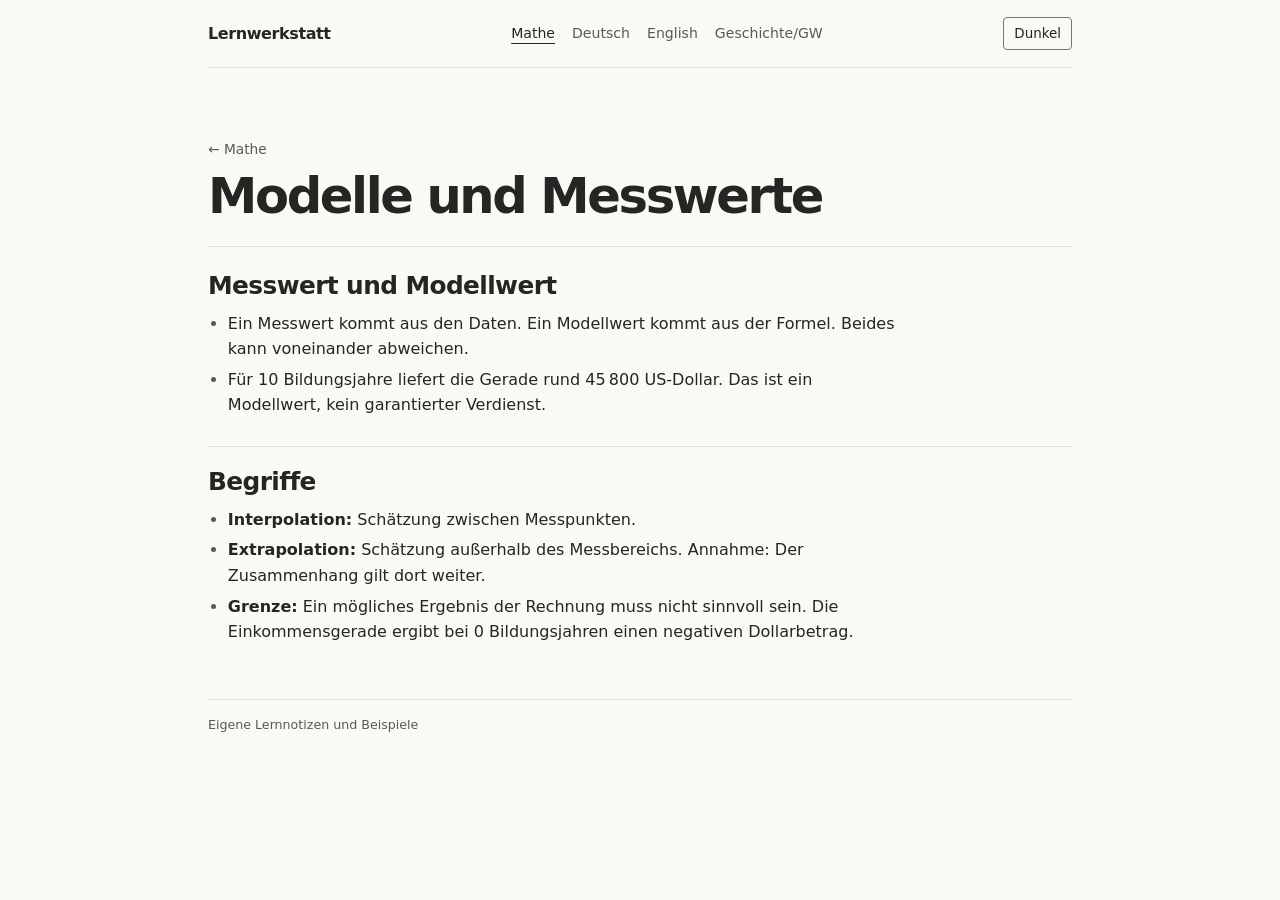
<file: mathe/modelle-pruefen/index.html>
<!doctype html>
<html lang="de">
<head>
  <meta charset="utf-8">
  <meta name="viewport" content="width=device-width, initial-scale=1">
  <meta http-equiv="Content-Security-Policy" content="default-src 'none'; script-src 'self'; style-src 'self'; img-src 'self'; base-uri 'none'; form-action 'none'">
  <meta name="referrer" content="no-referrer">
  <meta name="color-scheme" content="light dark">
  <meta name="description" content="Lernwerkstatt: Modelle und Messwerte">
  <title>Modelle und Messwerte · Lernwerkstatt</title>
  <script src="../../assets/site.js"></script>
  <link rel="stylesheet" href="../../assets/site.css">
</head>
<body>
  <a class="skip" href="#inhalt">Zum Inhalt</a>
  <div class="site">
    <header class="topbar">
      <a class="brand" href="../../index.html">Lernwerkstatt</a>
      <nav aria-label="Fächer">
          <a href="../../mathe/index.html" aria-current="true">Mathe</a>
          <a href="../../deutsch/index.html">Deutsch</a>
          <a href="../../english/index.html" lang="en">English</a>
          <a href="../../geschichte/index.html">Geschichte/GW</a>
      </nav>
      <button class="theme-toggle" type="button" hidden></button>
    </header>
    <main id="inhalt" tabindex="-1">

      <article class="math-note">
        <header class="note-head">
          <p class="note-label"><a href="../index.html">← Mathe</a></p>
          <h1>Modelle und Messwerte</h1>
        </header>
        <section>
          <h2>Messwert und Modellwert</h2>
          <ul class="note-list">
            <li>Ein Messwert kommt aus den Daten. Ein Modellwert kommt aus der Formel. Beides kann voneinander abweichen.</li>
            <li>Für 10 Bildungsjahre liefert die Gerade rund 45 800 US-Dollar. Das ist ein Modellwert, kein garantierter Verdienst.</li>
          </ul>
        </section>
        <section>
          <h2>Begriffe</h2>
          <ul class="note-list">
            <li><strong>Interpolation:</strong> Schätzung zwischen Messpunkten.</li>
            <li><strong>Extrapolation:</strong> Schätzung außerhalb des Messbereichs. Annahme: Der Zusammenhang gilt dort weiter.</li>
            <li><strong>Grenze:</strong> Ein mögliches Ergebnis der Rechnung muss nicht sinnvoll sein. Die Einkommensgerade ergibt bei 0 Bildungsjahren einen negativen Dollarbetrag.</li>
          </ul>
        </section>

      </article>
    </main>
    <footer>Eigene Lernnotizen und Beispiele</footer>
  </div>
</body>
</html>
</file>
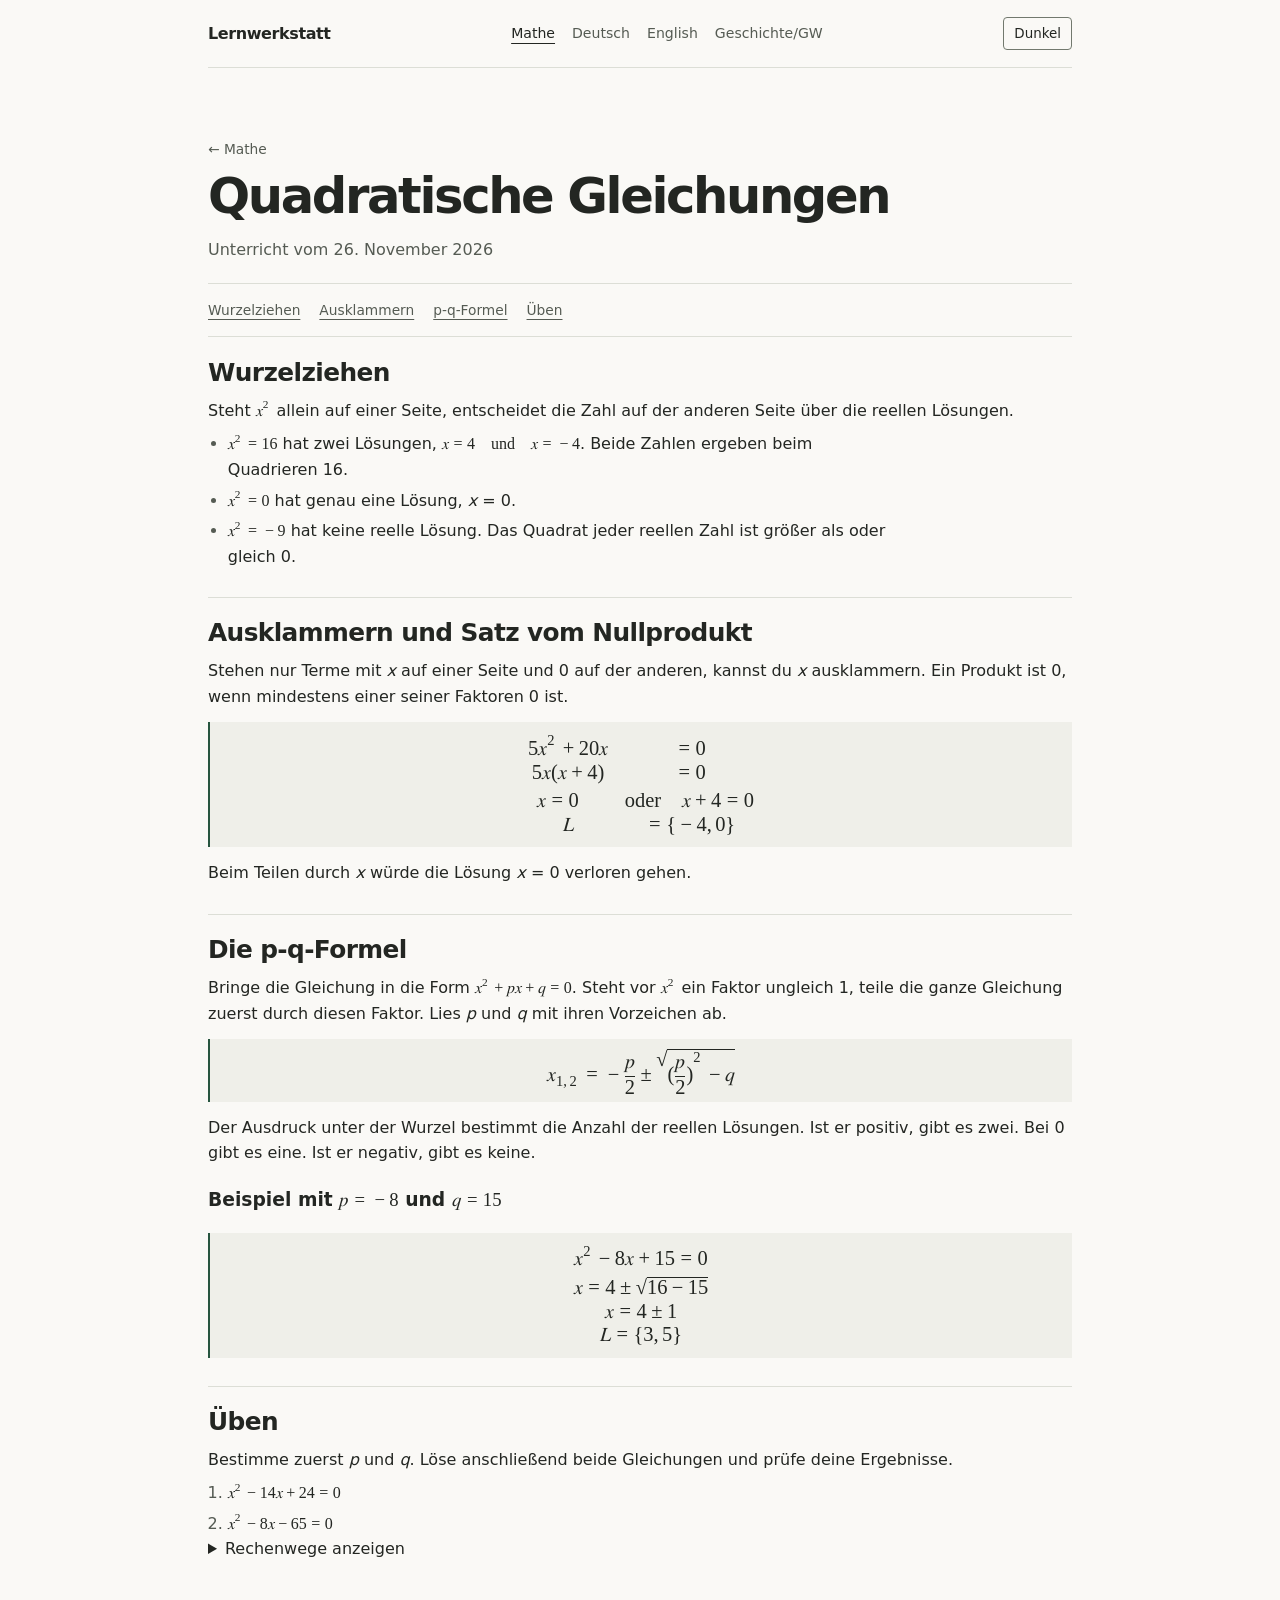
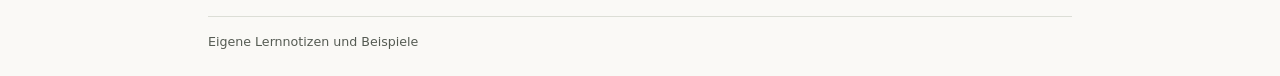
<file: mathe/quadratische-gleichungen/index.html>
<!doctype html>
<html lang="de">
<head>
  <meta charset="utf-8">
  <meta name="viewport" content="width=device-width, initial-scale=1">
  <meta http-equiv="Content-Security-Policy" content="default-src 'none'; script-src 'self'; style-src 'self'; img-src 'self'; base-uri 'none'; form-action 'none'">
  <meta name="referrer" content="no-referrer">
  <meta name="color-scheme" content="light dark">
  <meta name="description" content="Quadratische Gleichungen durch Wurzelziehen, Ausklammern und mit der p-q-Formel lösen.">
  <title>Quadratische Gleichungen · Lernwerkstatt</title>
  <script src="../../assets/site.js"></script>
  <link rel="stylesheet" href="../../assets/site.css">
</head>
<body>
  <a class="skip" href="#inhalt">Zum Inhalt</a>
  <div class="site">
    <header class="topbar">
      <a class="brand" href="../../index.html">Lernwerkstatt</a>
      <nav aria-label="Fächer">
        <a href="../index.html" aria-current="true">Mathe</a>
        <a href="../../deutsch/index.html">Deutsch</a>
        <a href="../../english/index.html" lang="en">English</a>
        <a href="../../geschichte/index.html">Geschichte/GW</a>
      </nav>
      <button class="theme-toggle" type="button" hidden></button>
    </header>
    <main id="inhalt" tabindex="-1">
      <article class="math-note">
        <header class="note-head">
          <p class="note-label"><a href="../index.html">← Mathe</a></p>
          <h1>Quadratische Gleichungen</h1>
          <p class="lead">Unterricht vom <time datetime="2026-11-26">26. November 2026</time></p>
        </header>
        <nav class="topic-index" aria-label="Auf dieser Seite">
          <ul>
            <li><a href="#wurzelziehen">Wurzelziehen</a></li>
            <li><a href="#ausklammern">Ausklammern</a></li>
            <li><a href="#pq-formel">p-q-Formel</a></li>
            <li><a href="#ueben">Üben</a></li>
          </ul>
        </nav>
        <section id="wurzelziehen" class="topic">
          <h2>Wurzelziehen</h2>
          <p>Steht <math><semantics>
            <mrow><msup><mi>x</mi><mn>2</mn></msup></mrow>
            <annotation encoding="application/x-tex">x^2</annotation>
          </semantics></math> allein auf einer Seite, entscheidet die Zahl auf der anderen Seite über die reellen Lösungen.</p>
          <ul class="note-list">
            <li><math><semantics>
              <mrow><msup><mi>x</mi><mn>2</mn></msup><mo>=</mo><mn>16</mn></mrow>
              <annotation encoding="application/x-tex">x^2=16</annotation>
            </semantics></math> hat zwei Lösungen, <math><semantics>
              <mrow><mi>x</mi><mo>=</mo><mn>4</mn><mspace width="1em"/><mtext>und</mtext><mspace width="1em"/><mi>x</mi><mo>=</mo><mo>−</mo><mn>4</mn></mrow>
              <annotation encoding="application/x-tex">x=4\quad\text{und}\quad x=-4</annotation>
            </semantics></math>. Beide Zahlen ergeben beim Quadrieren 16.</li>
            <li><math><semantics>
              <mrow><msup><mi>x</mi><mn>2</mn></msup><mo>=</mo><mn>0</mn></mrow>
              <annotation encoding="application/x-tex">x^2=0</annotation>
            </semantics></math> hat genau eine Lösung, <i>x</i> = 0.</li>
            <li><math><semantics>
              <mrow><msup><mi>x</mi><mn>2</mn></msup><mo>=</mo><mo>−</mo><mn>9</mn></mrow>
              <annotation encoding="application/x-tex">x^2=-9</annotation>
            </semantics></math> hat keine reelle Lösung. Das Quadrat jeder reellen Zahl ist größer als oder gleich 0.</li>
          </ul>
        </section>
        <section id="ausklammern" class="topic">
          <h2>Ausklammern und Satz vom Nullprodukt</h2>
          <p>Stehen nur Terme mit <i>x</i> auf einer Seite und 0 auf der anderen, kannst du <i>x</i> ausklammern. Ein Produkt ist 0, wenn mindestens einer seiner Faktoren 0 ist.</p>
          <p class="formula">
            <math display="block"><semantics>
              <mtable rowspacing="0.25em" columnalign="right left" columnspacing="0em">
                <mtr><mtd><mstyle scriptlevel="0" displaystyle="true"><mrow><mn>5</mn><msup><mi>x</mi><mn>2</mn></msup><mo>+</mo><mn>20</mn><mi>x</mi></mrow></mstyle></mtd><mtd><mstyle scriptlevel="0" displaystyle="true"><mrow><mrow></mrow><mo>=</mo><mn>0</mn></mrow></mstyle></mtd></mtr>
                <mtr><mtd><mstyle scriptlevel="0" displaystyle="true"><mrow><mn>5</mn><mi>x</mi><mo stretchy="false">(</mo><mi>x</mi><mo>+</mo><mn>4</mn><mo stretchy="false">)</mo></mrow></mstyle></mtd><mtd><mstyle scriptlevel="0" displaystyle="true"><mrow><mrow></mrow><mo>=</mo><mn>0</mn></mrow></mstyle></mtd></mtr>
                <mtr><mtd><mstyle scriptlevel="0" displaystyle="true"><mrow><mi>x</mi><mo>=</mo><mn>0</mn><mspace width="1em"/></mrow></mstyle></mtd><mtd><mstyle scriptlevel="0" displaystyle="true"><mrow><mrow></mrow><mtext>oder</mtext><mspace width="1em"/><mi>x</mi><mo>+</mo><mn>4</mn><mo>=</mo><mn>0</mn></mrow></mstyle></mtd></mtr>
                <mtr><mtd><mstyle scriptlevel="0" displaystyle="true"><mi>L</mi></mstyle></mtd><mtd><mstyle scriptlevel="0" displaystyle="true"><mrow><mrow></mrow><mo>=</mo><mo stretchy="false">{</mo><mo>−</mo><mn>4</mn><mo separator="true">,</mo><mn>0</mn><mo stretchy="false">}</mo></mrow></mstyle></mtd></mtr>
              </mtable>
              <annotation encoding="application/x-tex">\begin{aligned}
                5x^2+20x&amp;=0\\
                5x(x+4)&amp;=0\\
                x=0\quad&amp;\text{oder}\quad x+4=0\\
                L&amp;=\{-4,0\}
              \end{aligned}</annotation>
            </semantics></math>
          </p>
          <p>Beim Teilen durch <i>x</i> würde die Lösung <i>x</i> = 0 verloren gehen.</p>
        </section>
        <section id="pq-formel" class="topic">
          <h2>Die p-q-Formel</h2>
          <p>Bringe die Gleichung in die Form <math><semantics>
            <mrow><msup><mi>x</mi><mn>2</mn></msup><mo>+</mo><mi>p</mi><mi>x</mi><mo>+</mo><mi>q</mi><mo>=</mo><mn>0</mn></mrow>
            <annotation encoding="application/x-tex">x^2+px+q=0</annotation>
          </semantics></math>. Steht vor <math><semantics>
            <mrow><msup><mi>x</mi><mn>2</mn></msup></mrow>
            <annotation encoding="application/x-tex">x^2</annotation>
          </semantics></math> ein Faktor ungleich 1, teile die ganze Gleichung zuerst durch diesen Faktor. Lies <i>p</i> und <i>q</i> mit ihren Vorzeichen ab.</p>
          <p class="formula">
            <math display="block"><semantics>
              <mrow><msub><mi>x</mi><mrow><mn>1</mn><mo separator="true">,</mo><mn>2</mn></mrow></msub><mo>=</mo><mo>−</mo><mfrac><mi>p</mi><mn>2</mn></mfrac><mo>±</mo><msqrt><mrow><msup><mrow><mo fence="true">(</mo><mfrac><mi>p</mi><mn>2</mn></mfrac><mo fence="true">)</mo></mrow><mn>2</mn></msup><mo>−</mo><mi>q</mi></mrow></msqrt></mrow>
              <annotation encoding="application/x-tex">x_{1,2}=-\frac{p}{2}\pm\sqrt{\left(\frac{p}{2}\right)^2-q}</annotation>
            </semantics></math>
          </p>
          <p>Der Ausdruck unter der Wurzel bestimmt die Anzahl der reellen Lösungen. Ist er positiv, gibt es zwei. Bei 0 gibt es eine. Ist er negativ, gibt es keine.</p>
          <h3>Beispiel mit <math><semantics>
            <mrow><mi>p</mi><mo>=</mo><mo>−</mo><mn>8</mn></mrow>
            <annotation encoding="application/x-tex">p=-8</annotation>
          </semantics></math> und <math><semantics>
            <mrow><mi>q</mi><mo>=</mo><mn>15</mn></mrow>
            <annotation encoding="application/x-tex">q=15</annotation>
          </semantics></math></h3>
          <p class="formula">
            <math display="block"><semantics>
              <mtable rowspacing="0.25em" columnalign="center" columnspacing="0em">
                <mtr><mtd><mstyle scriptlevel="0" displaystyle="true"><mrow><msup><mi>x</mi><mn>2</mn></msup><mo>−</mo><mn>8</mn><mi>x</mi><mo>+</mo><mn>15</mn><mo>=</mo><mn>0</mn></mrow></mstyle></mtd></mtr>
                <mtr><mtd><mstyle scriptlevel="0" displaystyle="true"><mrow><mi>x</mi><mo>=</mo><mn>4</mn><mo>±</mo><msqrt><mrow><mn>16</mn><mo>−</mo><mn>15</mn></mrow></msqrt></mrow></mstyle></mtd></mtr>
                <mtr><mtd><mstyle scriptlevel="0" displaystyle="true"><mrow><mi>x</mi><mo>=</mo><mn>4</mn><mo>±</mo><mn>1</mn></mrow></mstyle></mtd></mtr>
                <mtr><mtd><mstyle scriptlevel="0" displaystyle="true"><mrow><mi>L</mi><mo>=</mo><mo stretchy="false">{</mo><mn>3</mn><mo separator="true">,</mo><mn>5</mn><mo stretchy="false">}</mo></mrow></mstyle></mtd></mtr>
              </mtable>
              <annotation encoding="application/x-tex">\begin{gathered}
                x^2-8x+15=0\\
                x=4\pm\sqrt{16-15}\\
                x=4\pm1\\
                L=\{3,5\}
              \end{gathered}</annotation>
            </semantics></math>
          </p>
        </section>
        <section id="ueben" class="topic">
          <h2>Üben</h2>
          <p>Bestimme zuerst <i>p</i> und <i>q</i>. Löse anschließend beide Gleichungen und prüfe deine Ergebnisse.</p>
          <ol class="note-list">
            <li><math><semantics>
              <mrow><msup><mi>x</mi><mn>2</mn></msup><mo>−</mo><mn>14</mn><mi>x</mi><mo>+</mo><mn>24</mn><mo>=</mo><mn>0</mn></mrow>
              <annotation encoding="application/x-tex">x^2-14x+24=0</annotation>
            </semantics></math></li>
            <li><math><semantics>
              <mrow><msup><mi>x</mi><mn>2</mn></msup><mo>−</mo><mn>8</mn><mi>x</mi><mo>−</mo><mn>65</mn><mo>=</mo><mn>0</mn></mrow>
              <annotation encoding="application/x-tex">x^2-8x-65=0</annotation>
            </semantics></math></li>
          </ol>
          <details>
            <summary>Rechenwege anzeigen</summary>
            <ol class="note-list">
              <li><math><semantics>
                <mrow><mi>x</mi><mo>=</mo><mn>7</mn><mo>±</mo><msqrt><mrow><mn>49</mn><mo>−</mo><mn>24</mn></mrow></msqrt><mo>=</mo><mn>7</mn><mo>±</mo><mn>5</mn></mrow>
                <annotation encoding="application/x-tex">x=7\pm\sqrt{49-24}=7\pm5</annotation>
              </semantics></math>. Daraus folgt <math><semantics>
                <mrow><mi>L</mi><mo>=</mo><mo stretchy="false">{</mo><mn>2</mn><mo separator="true">,</mo><mn>12</mn><mo stretchy="false">}</mo></mrow>
                <annotation encoding="application/x-tex">L=\{2,12\}</annotation>
              </semantics></math>.</li>
              <li>Hier ist <math><semantics>
                <mrow><mi>q</mi><mo>=</mo><mo>−</mo><mn>65</mn></mrow>
                <annotation encoding="application/x-tex">q=-65</annotation>
              </semantics></math>. Deshalb gilt <math><semantics>
                <mrow><mi>x</mi><mo>=</mo><mn>4</mn><mo>±</mo><msqrt><mrow><mn>16</mn><mo>+</mo><mn>65</mn></mrow></msqrt><mo>=</mo><mn>4</mn><mo>±</mo><mn>9</mn></mrow>
                <annotation encoding="application/x-tex">x=4\pm\sqrt{16+65}=4\pm9</annotation>
              </semantics></math>. Daraus folgt <math><semantics>
                <mrow><mi>L</mi><mo>=</mo><mo stretchy="false">{</mo><mo>−</mo><mn>5</mn><mo separator="true">,</mo><mn>13</mn><mo stretchy="false">}</mo></mrow>
                <annotation encoding="application/x-tex">L=\{-5,13\}</annotation>
              </semantics></math>.</li>
            </ol>
          </details>
        </section>
      </article>
    </main>
    <footer>Eigene Lernnotizen und Beispiele</footer>
  </div>
</body>
</html>
</file>
<file: assets/site.css>
:root {
  color-scheme: light;
  --paper: #faf9f6; --ink: #232622; --muted: #555b53; --line: #dcded6;
  --control: #72796e; --wash: #efefe9; --accent: #27553f; --chart: #e4ece4;
  --dark-paper: #191b19; --dark-ink: #e9ebe5; --dark-muted: #b3baaf;
  --dark-line: #383d36; --dark-control: #899283; --dark-wash: #242823;
  --dark-accent: #a1cdb0; --dark-chart: #27392e;
}
:root[data-theme="dark"] {
  color-scheme: dark;
  --paper: var(--dark-paper); --ink: var(--dark-ink); --muted: var(--dark-muted);
  --line: var(--dark-line); --control: var(--dark-control); --wash: var(--dark-wash);
  --accent: var(--dark-accent); --chart: var(--dark-chart);
}
@media (prefers-color-scheme: dark) {
  :root:not([data-theme]) {
    color-scheme: dark;
    --paper: var(--dark-paper); --ink: var(--dark-ink); --muted: var(--dark-muted);
    --line: var(--dark-line); --control: var(--dark-control); --wash: var(--dark-wash);
    --accent: var(--dark-accent); --chart: var(--dark-chart);
  }
}
*, *::before, *::after { box-sizing: border-box; }
[hidden] { display: none !important; }
body { margin: 0; color: var(--ink); background: var(--paper); font: 1rem/1.6 system-ui, sans-serif; }
a { color: inherit; text-underline-offset: 4px; }
button, input { font: inherit; }
:focus-visible { outline: 2px solid var(--accent); outline-offset: 4px; }
.skip { position: fixed; z-index: 4; margin: 10px; padding: 12px; background: var(--paper); transform: translateY(-150%); }
.skip:focus { transform: none; }
.site { width: min(100% - 40px, 864px); margin-inline: auto; }
.topbar { display: grid; grid-template-columns: auto 1fr auto; align-items: center; gap: 24px; min-height: 68px; border-bottom: 1px solid var(--line); }
.brand { font-weight: 680; letter-spacing: -.025em; text-decoration: none; }
.topbar nav { display: flex; flex-wrap: wrap; gap: 7px 17px; justify-self: center; }
.topbar nav a { color: var(--muted); font-size: .88rem; text-decoration: none; padding-block: 4px; }
.topbar nav a:is(:hover, [aria-current]) { color: var(--ink); text-decoration: underline; text-underline-offset: 5px; }
.theme-toggle, .notes-export { border: 1px solid var(--control); border-radius: 4px; background: transparent; color: var(--ink); padding: 5px 10px; cursor: pointer; font-size: .84rem; }
.theme-toggle { min-width: 65px; }
.theme-toggle:hover, .notes-export:hover { background: var(--wash); }
.notes-export:disabled { cursor: wait; }
main { padding-top: clamp(34px, 6vw, 70px); }
main:focus { outline: none; }
h1, h2, p { margin: 0; }
h1, h2 { text-wrap: balance; }
h1 { font-size: clamp(2rem, 4.6vw, 3.1rem); line-height: 1.12; font-weight: 640; letter-spacing: -.048em; }
h2 { font-size: clamp(1.28rem, 2.6vw, 1.55rem); line-height: 1.25; font-weight: 640; letter-spacing: -.024em; margin-bottom: 9px; }
.lead { margin-top: 12px; color: var(--muted); max-width: 62ch; }
.subject-title { display: flex; flex-wrap: wrap; align-items: center; justify-content: space-between; gap: 8px 16px; }
.subject-list { list-style: none; padding: 0; margin: 30px 0 0; border-top: 1px solid var(--line); }
.subject-list li { border-bottom: 1px solid var(--line); }
.subject-row { display: grid; grid-template-columns: minmax(138px, .46fr) minmax(0, 1fr) auto; align-items: baseline; gap: 12px; padding: 15px 0; text-decoration: none; }
.subject-row:hover strong { text-decoration: underline; text-underline-offset: 4px; }
.subject-row strong { font-weight: 650; }
.subject-row span { color: var(--muted); font-size: .92rem; }
.index-section { margin-top: 36px; }
.index-section .subject-list { margin-top: 15px; }
footer { padding: 15px 0 24px; margin-top: 54px; border-top: 1px solid var(--line); color: var(--muted); font-size: .79rem; }
.note-head { border-bottom: 1px solid var(--line); padding-bottom: 21px; margin-bottom: 24px; }
.note-label { margin-bottom: 9px; color: var(--muted); font-size: .86rem; }
.note-label a { text-decoration: none; }
.note-label a:hover { text-decoration: underline; }
.math-note > section + section, .math-grid + section, .topic + .topic { border-top: 1px solid var(--line); margin-top: 28px; padding-top: 20px; }
.note-list { margin: 8px 0 0; padding-left: 1.24rem; max-width: 68ch; }
.note-list li + li { margin-top: 5px; }
.note-list li::marker { color: var(--muted); }
.note-list strong { font-weight: 650; }
.note-list + h2 { margin-top: 22px; }
.math-grid { display: grid; grid-template-columns: minmax(0, 1fr) minmax(240px, .86fr); gap: 30px; align-items: start; }
.math-grid > section + section { border-left: 1px solid var(--line); padding-left: 25px; }
.formula { margin: 13px 0; padding: 8px 13px; border-left: 2px solid var(--accent); background: var(--wash); font-size: 1.28rem; overflow-x: auto; }
.formula math[display="block"] { margin: 0; }
table { width: 100%; border-collapse: collapse; margin: 14px 0; font-size: .9rem; text-align: center; }
th, td { padding: 6px 3px; border-bottom: 1px solid var(--line); }
th:first-child { text-align: left; }
.chart { display: block; width: 100%; }
.chart-grid { stroke: var(--line); }
.chart-axes { stroke: var(--control); }
.chart-labels { fill: var(--muted); }
.chart-line { stroke: var(--accent); }
.chart-origin { fill: var(--accent); }
.chart-point { fill: var(--paper); stroke: var(--accent); }
#model-area { fill: var(--chart); }
.figure-note { color: var(--muted); font-size: .86rem; }
.math-visual { max-width: 430px; margin: 16px 0 0; padding: 12px; border: 1px solid var(--line); background: var(--wash); }
.math-visual svg { display: block; width: 100%; height: auto; }
.math-visual figcaption { margin-top: 6px; color: var(--muted); font-size: .86rem; }
.visual-title { margin-bottom: 10px; font-weight: 650; }
.diagram-box { fill: var(--paper); stroke: var(--control); }
.diagram-solid { fill: var(--accent); }
.diagram-soft { fill: var(--chart); }
.diagram-outline, .diagram-grid { fill: none; stroke: var(--control); }
.diagram-contrast { fill: none; stroke: var(--paper); }
.diagram-hatch { fill: none; stroke: var(--accent); }
.diagram-text { fill: var(--ink); font-size: 14px; font-weight: 600; }
.diagram-label { fill: var(--muted); font-size: 13px; }
.topic-index { border-bottom: 1px solid var(--line); margin: -11px 0 21px; padding-bottom: 13px; }
.topic-index ul { display: flex; flex-wrap: wrap; gap: 6px 19px; list-style: none; margin: 0; padding: 0; }
.topic-index a { font-size: .86rem; color: var(--muted); }
.topic-index a:hover { color: var(--ink); }
.topic { scroll-margin-top: 18px; }
@media (max-width: 650px) {
  .topbar { grid-template-columns: 1fr auto; gap: 5px 12px; min-height: 0; padding: 12px 0 8px; }
  .topbar nav { grid-row: 2; grid-column: 1 / -1; justify-self: start; gap: 2px 13px; }
  .math-grid { grid-template-columns: 1fr; }
  .math-grid > section + section { border-left: 0; border-top: 1px solid var(--line); padding: 19px 0 0; }
  .chart { max-width: 370px; }
}
@media (max-width: 470px) {
  .subject-row { grid-template-columns: minmax(0, 1fr) auto; gap: 1px 10px; padding-block: 11px; }
  .subject-topic { grid-column: 1; grid-row: 2; }
  .subject-arrow { grid-column: 2; grid-row: 1 / 3; align-self: center; }
}
</file>
